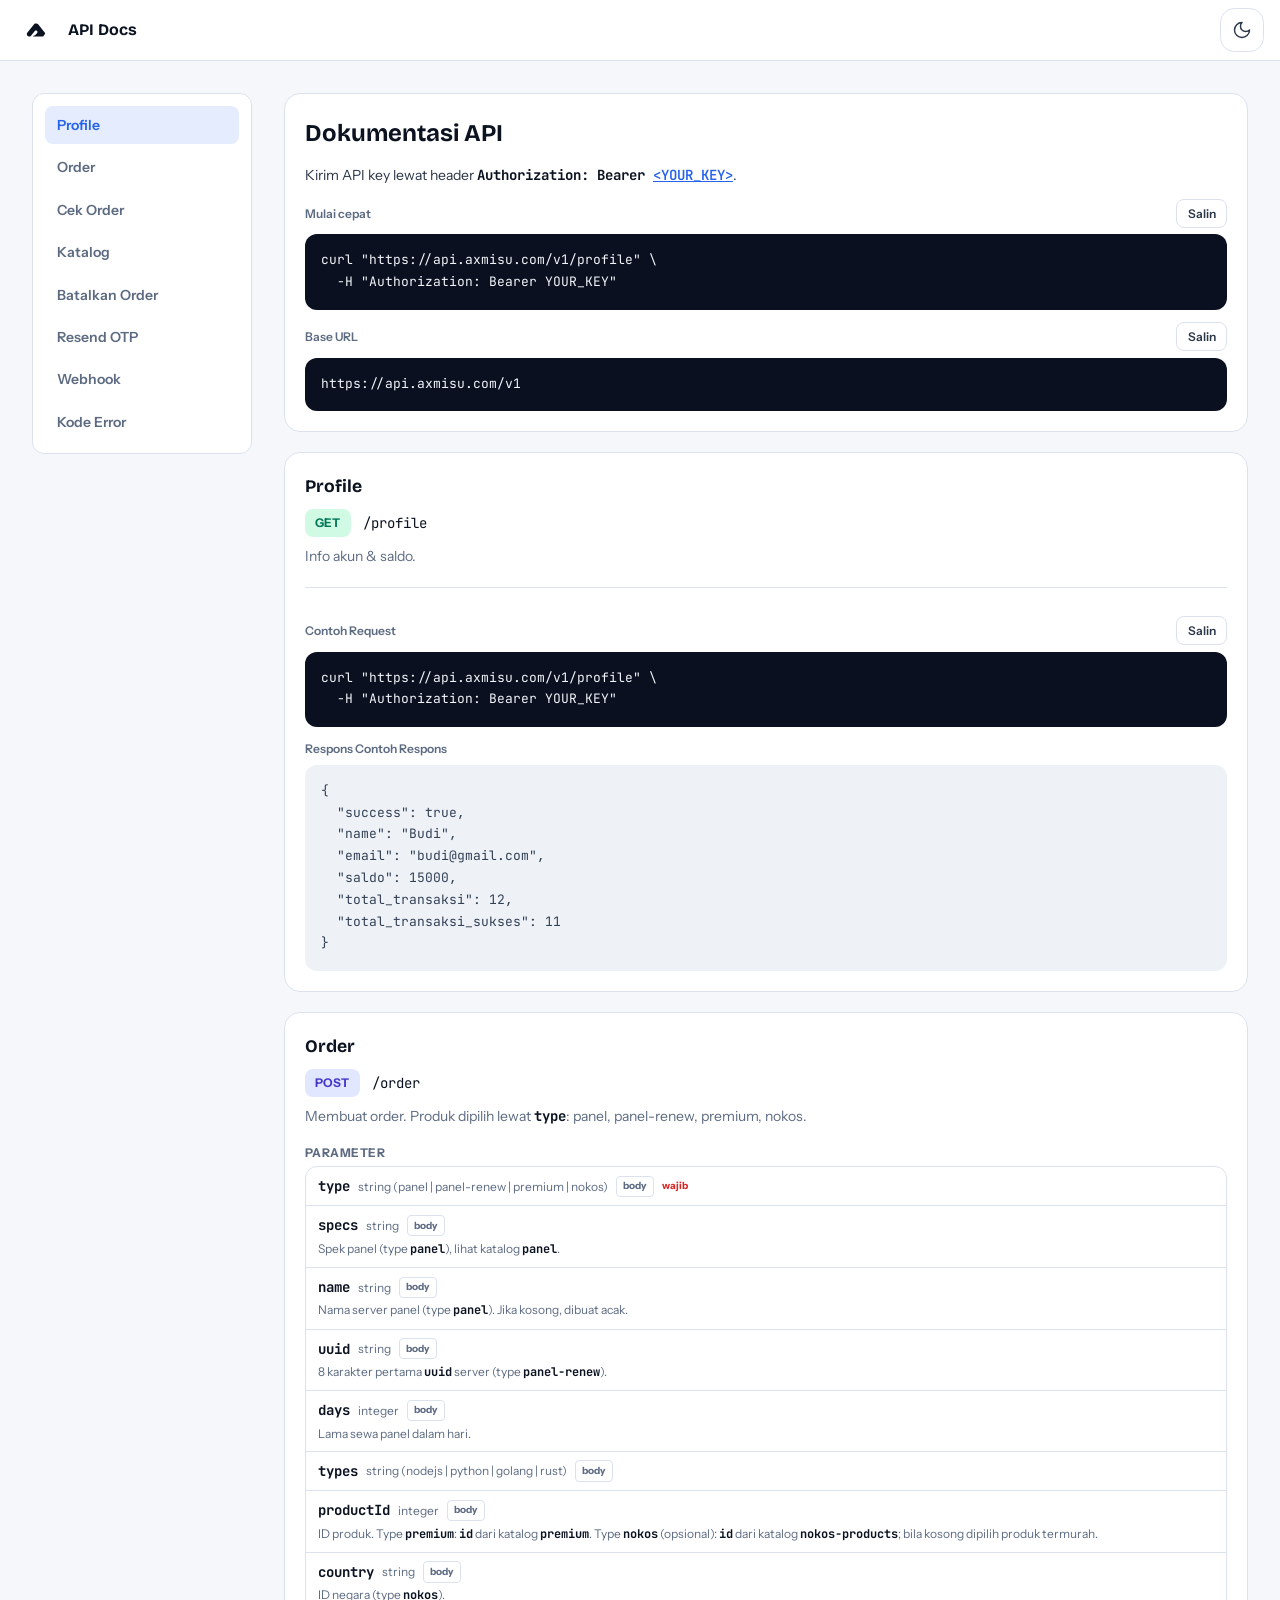
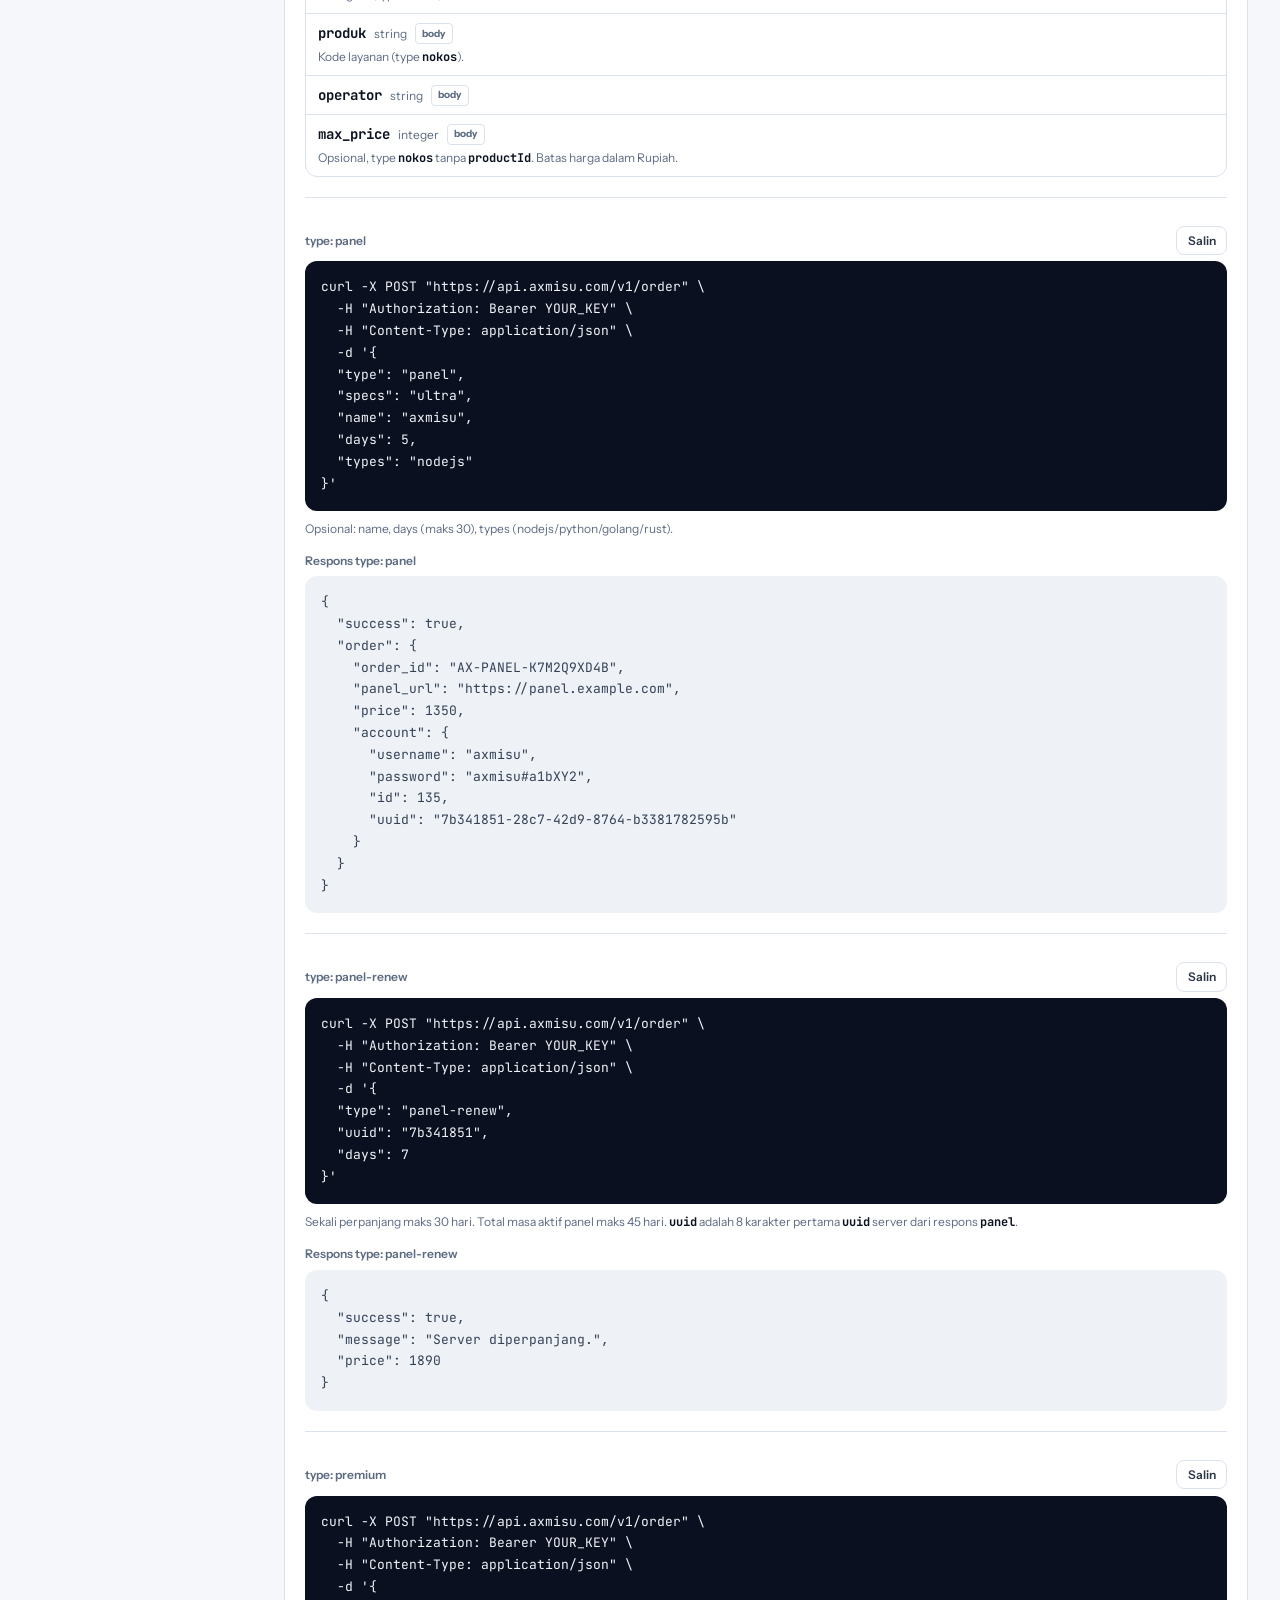
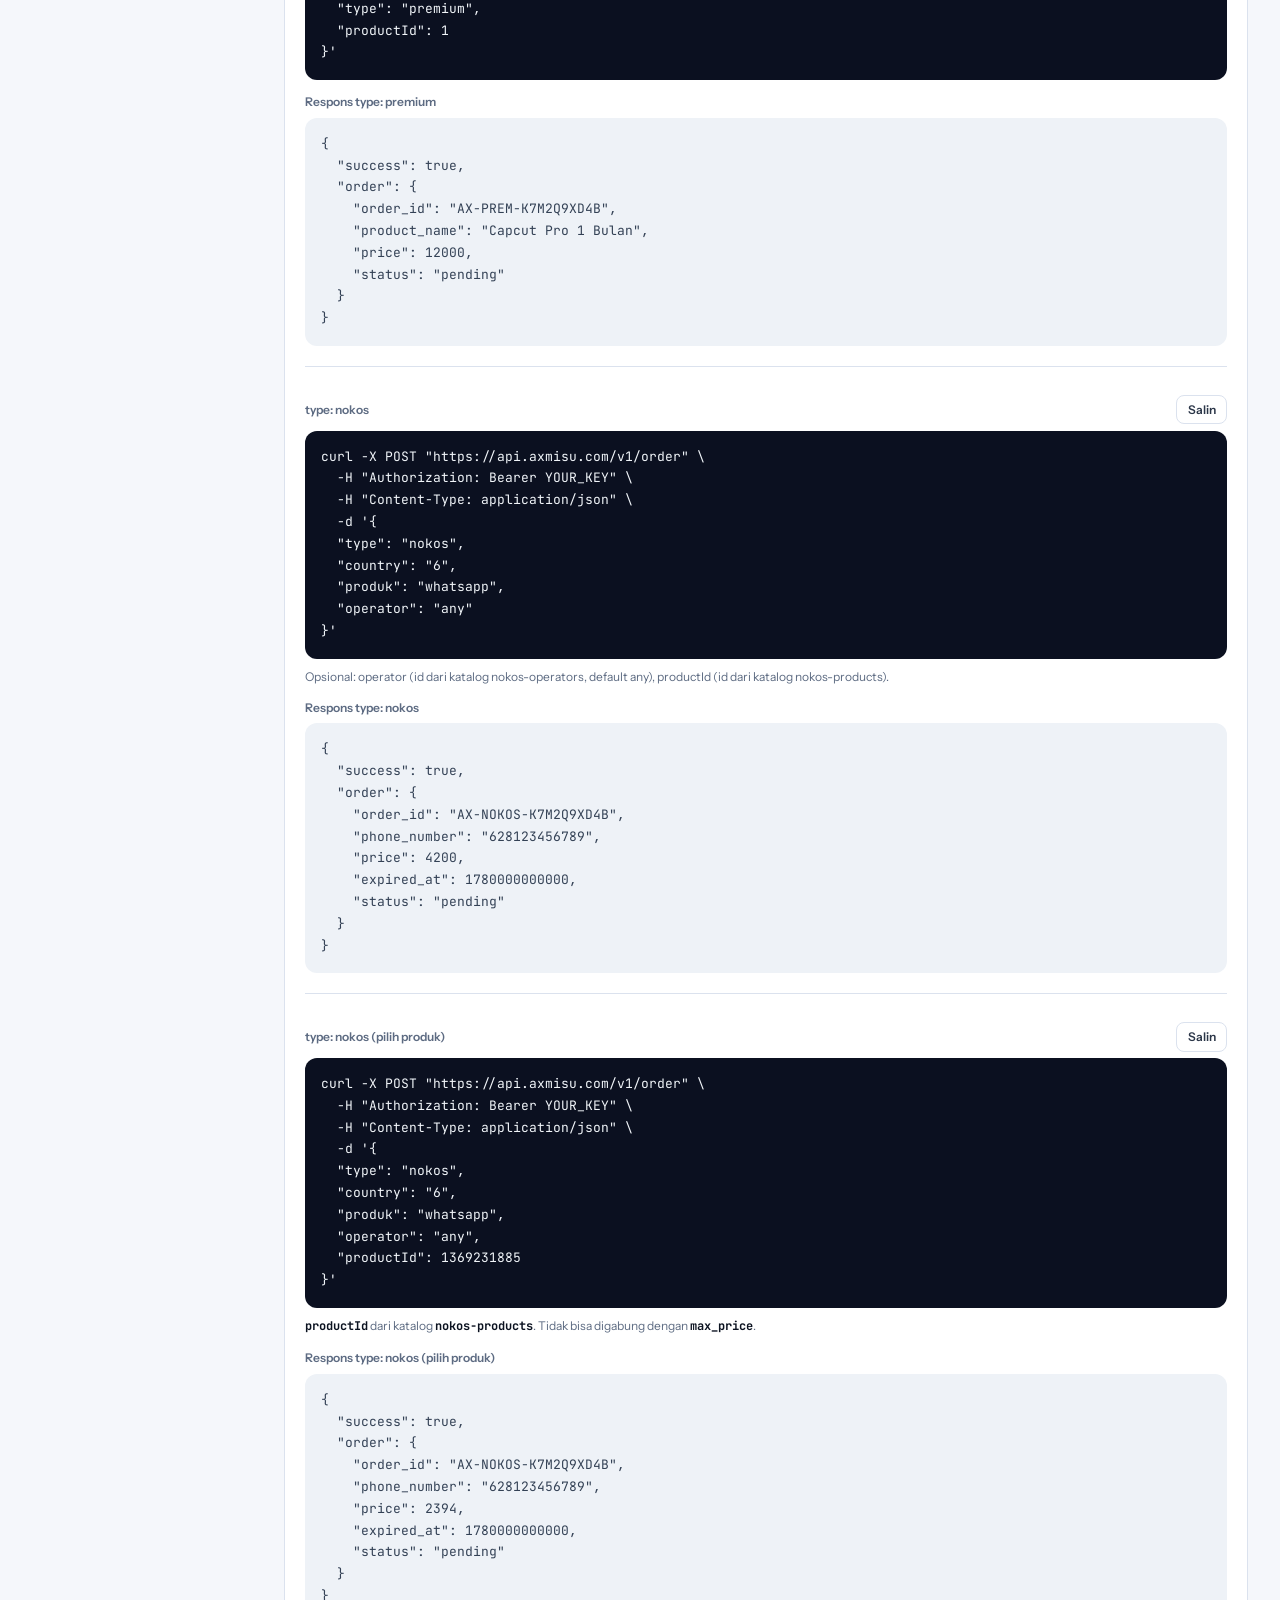
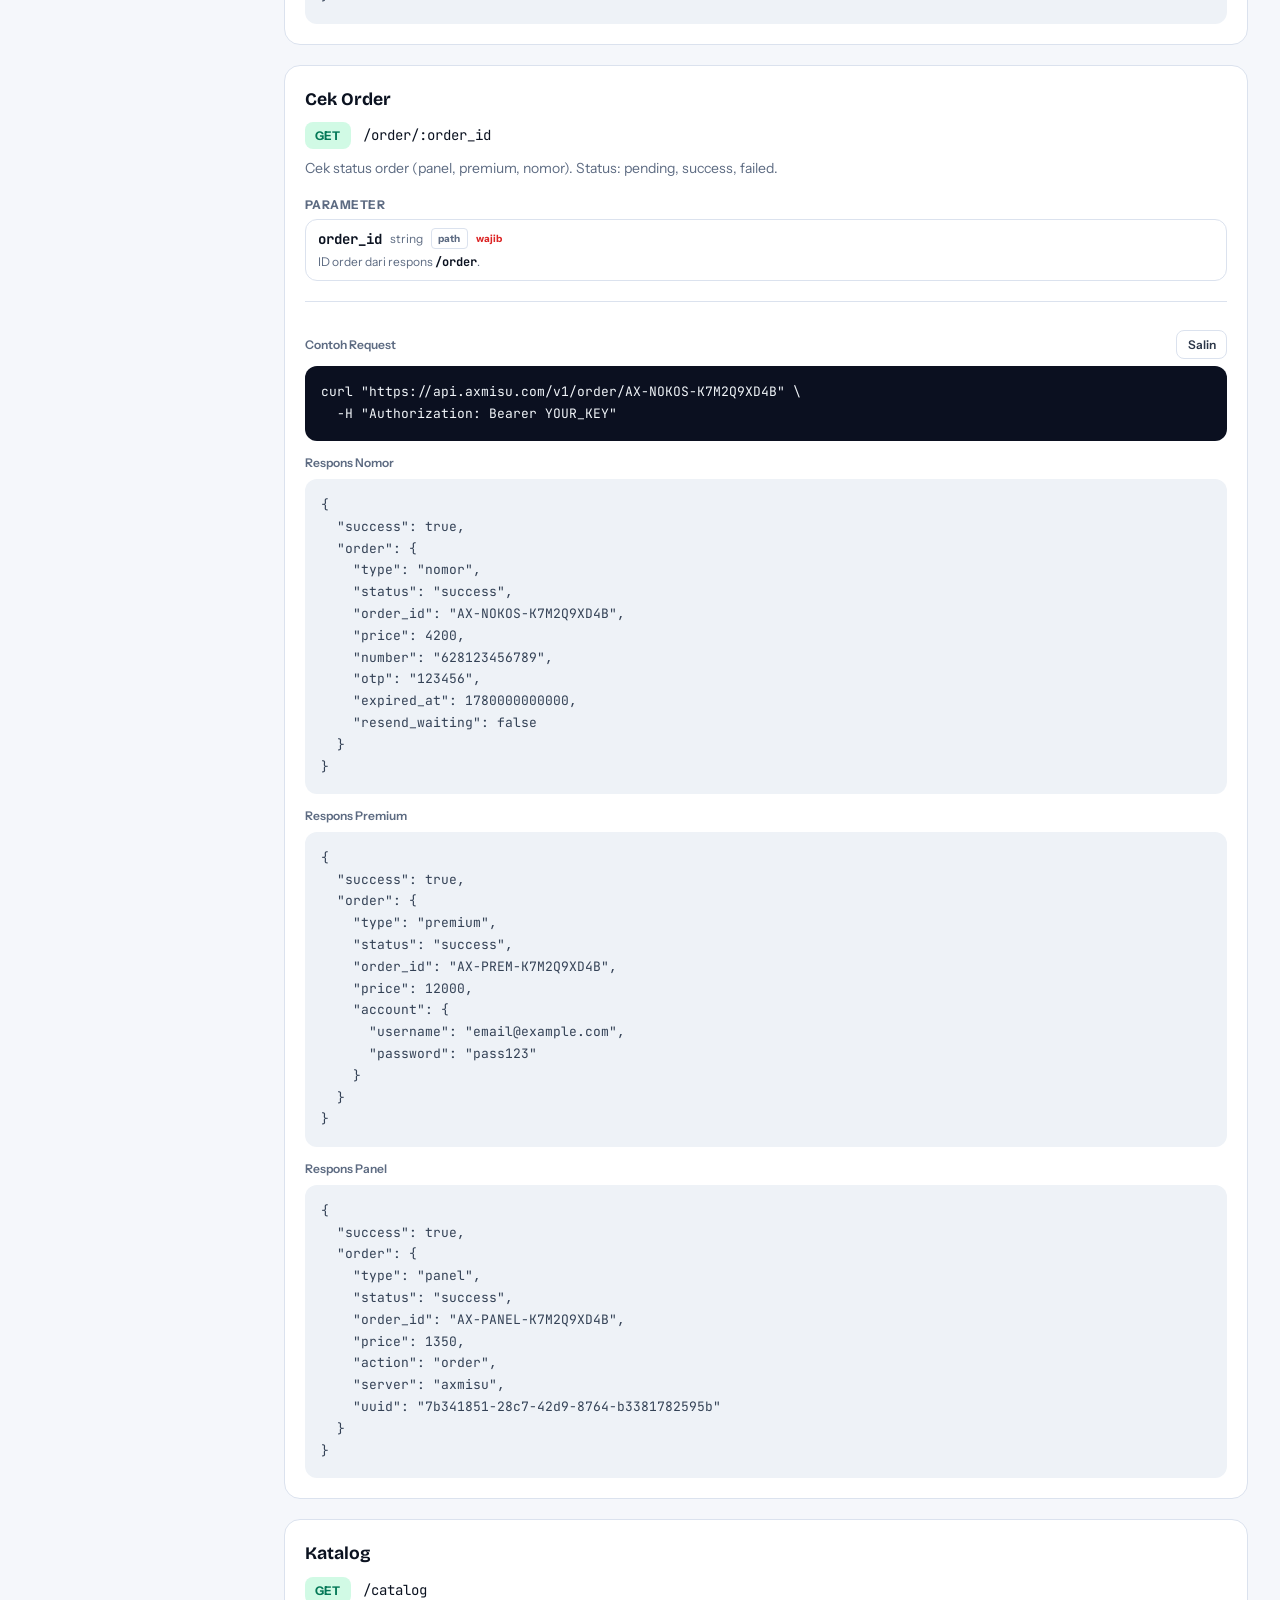
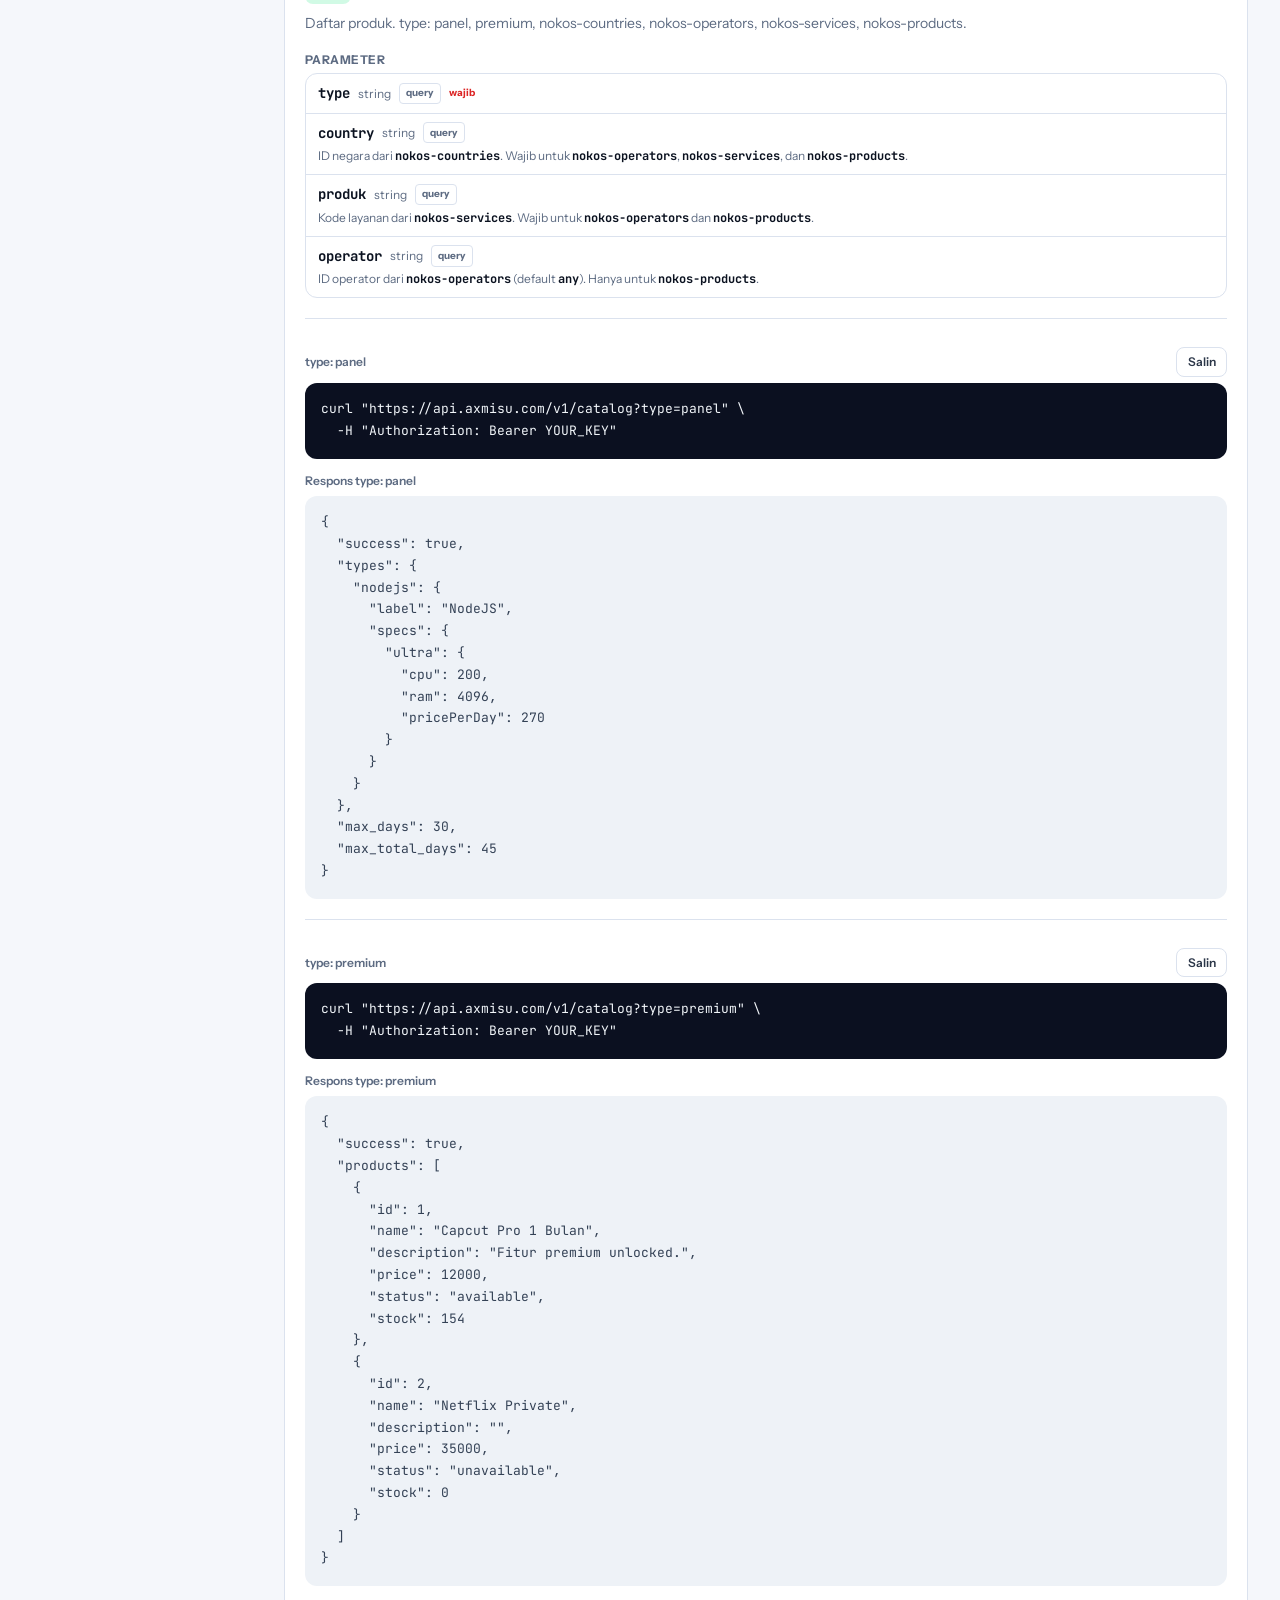
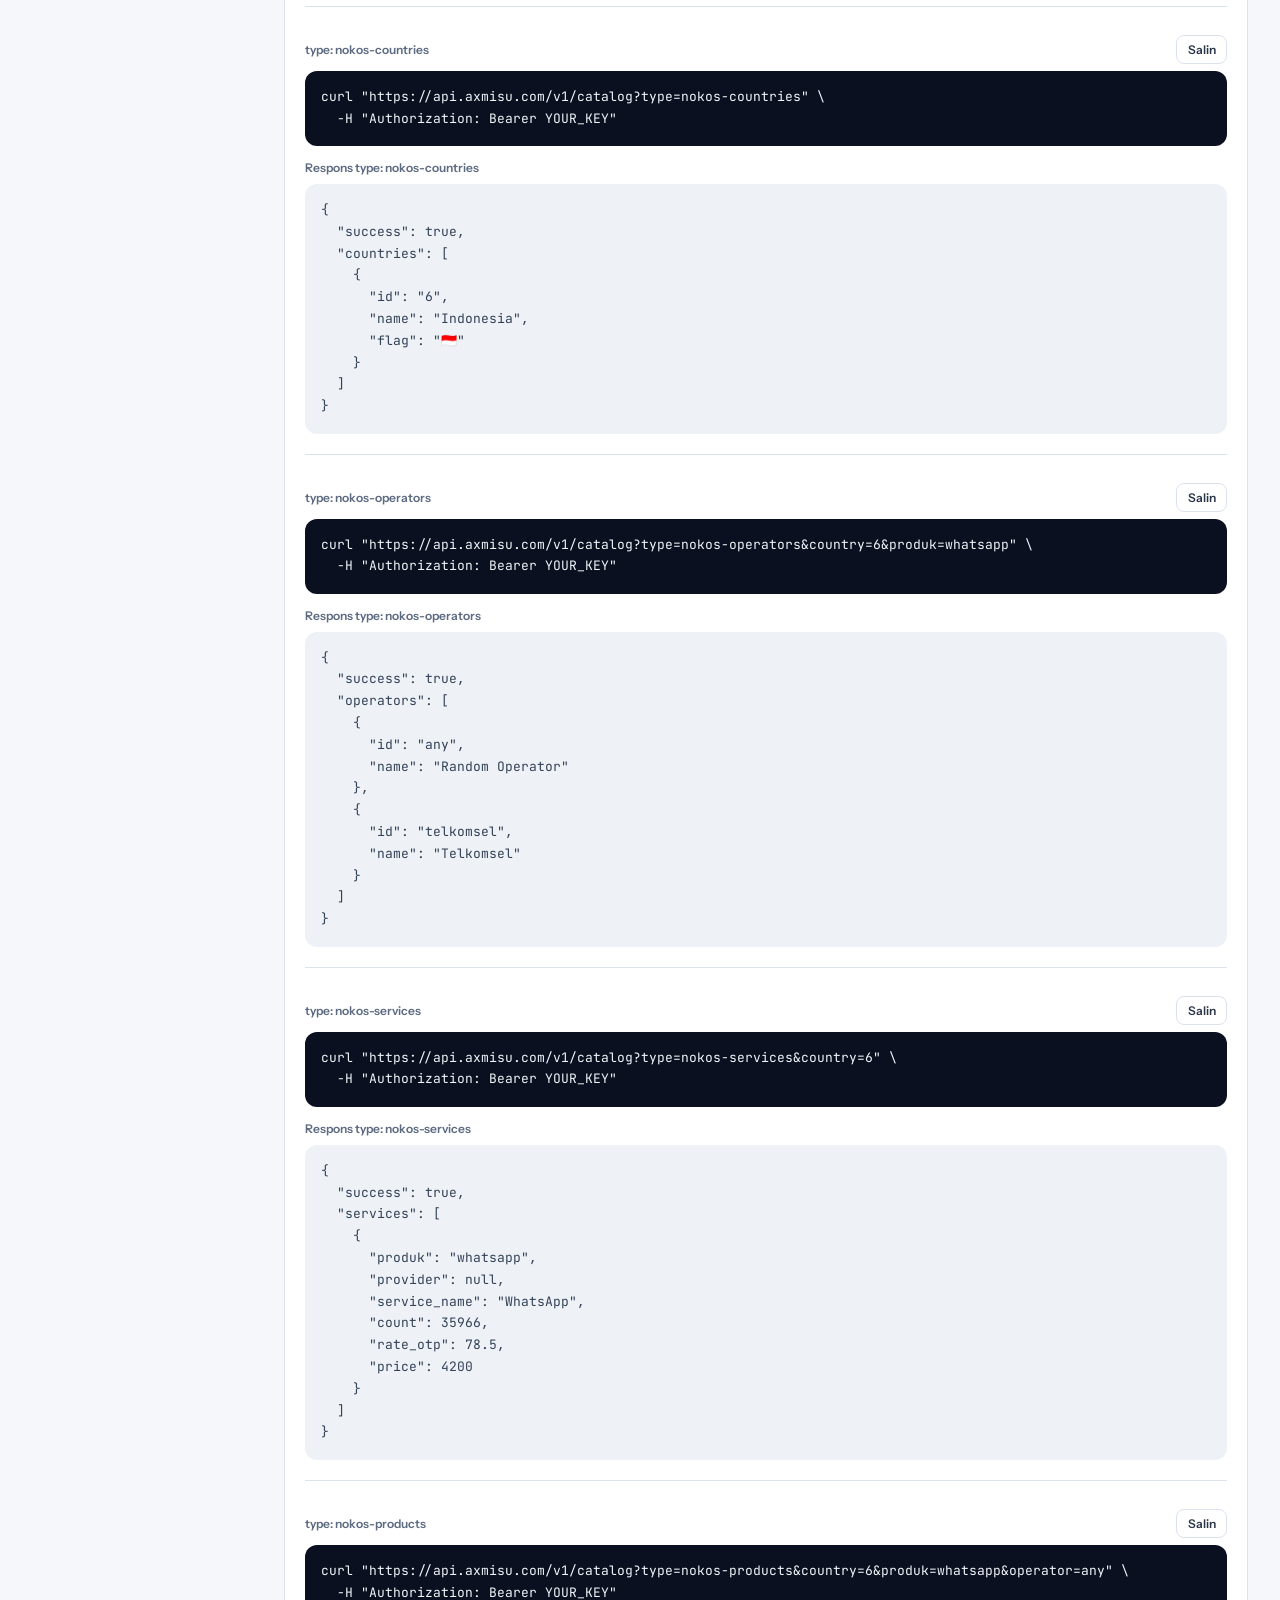
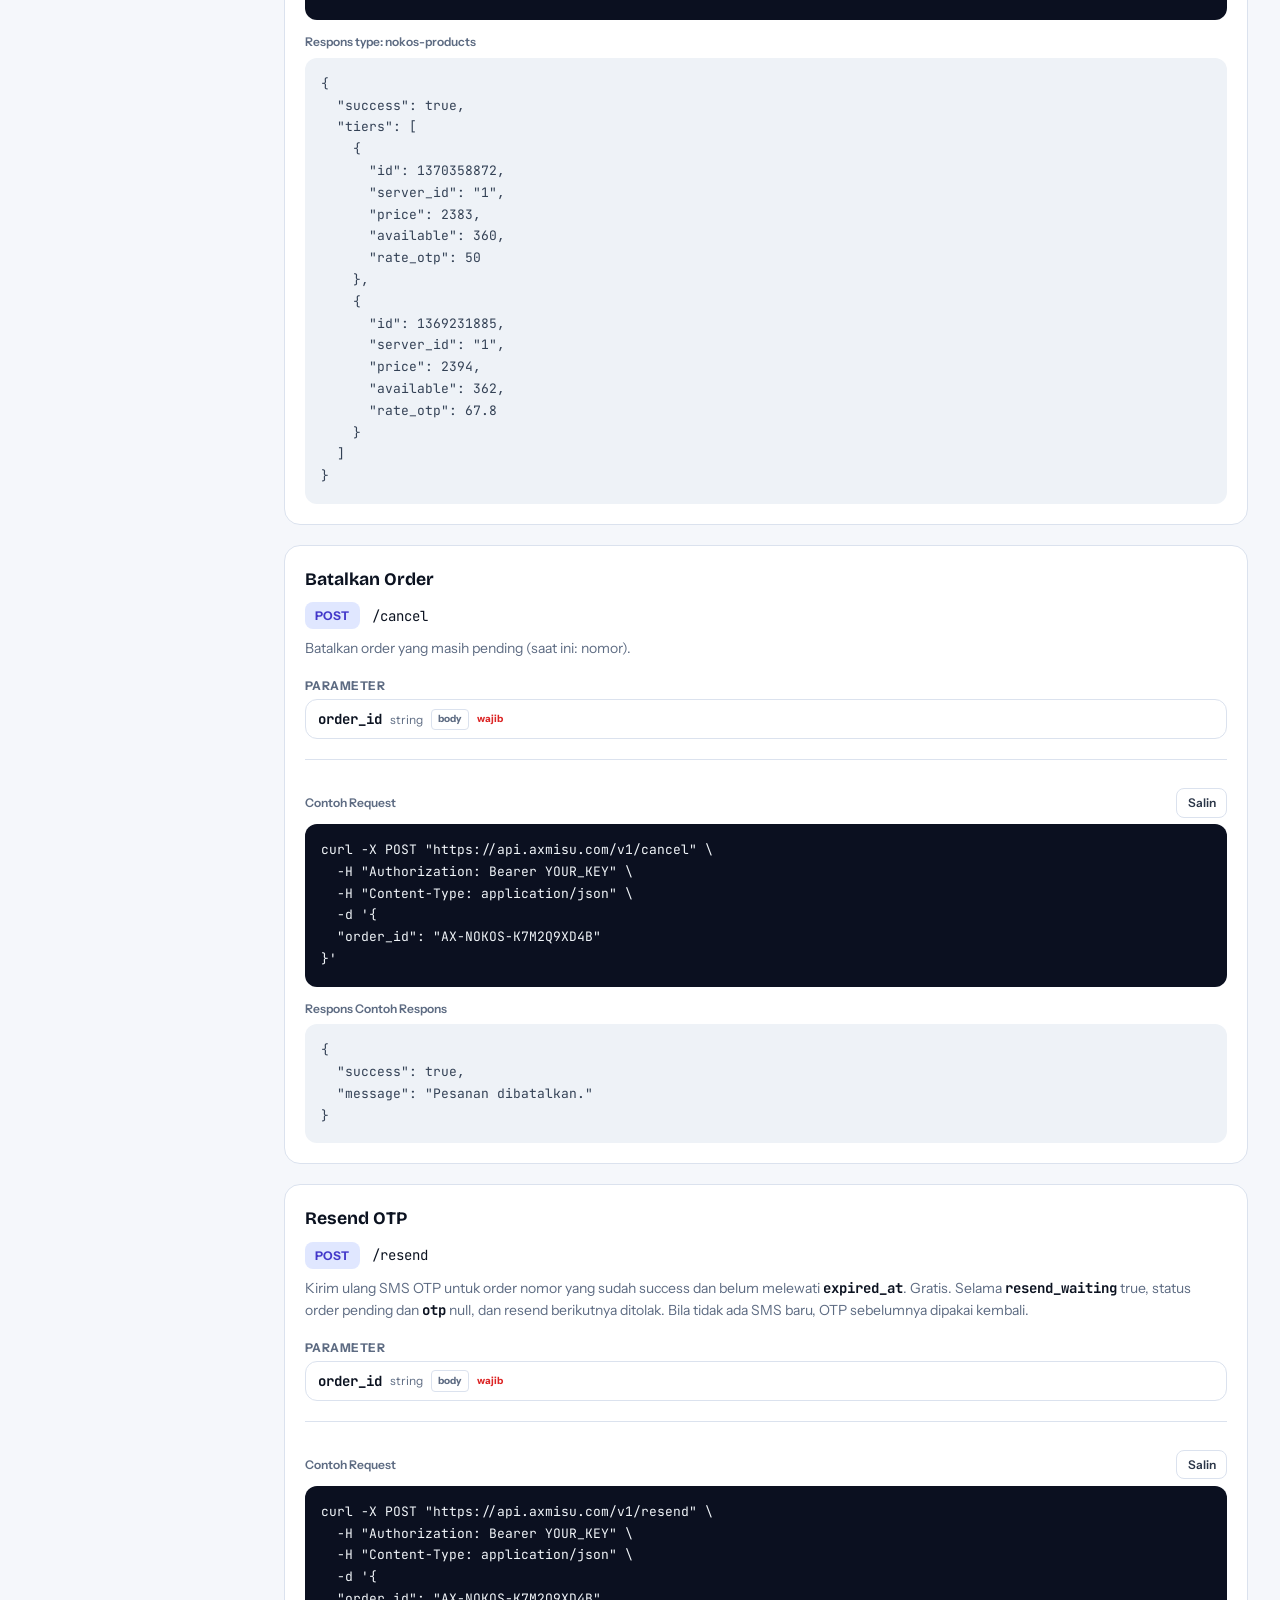
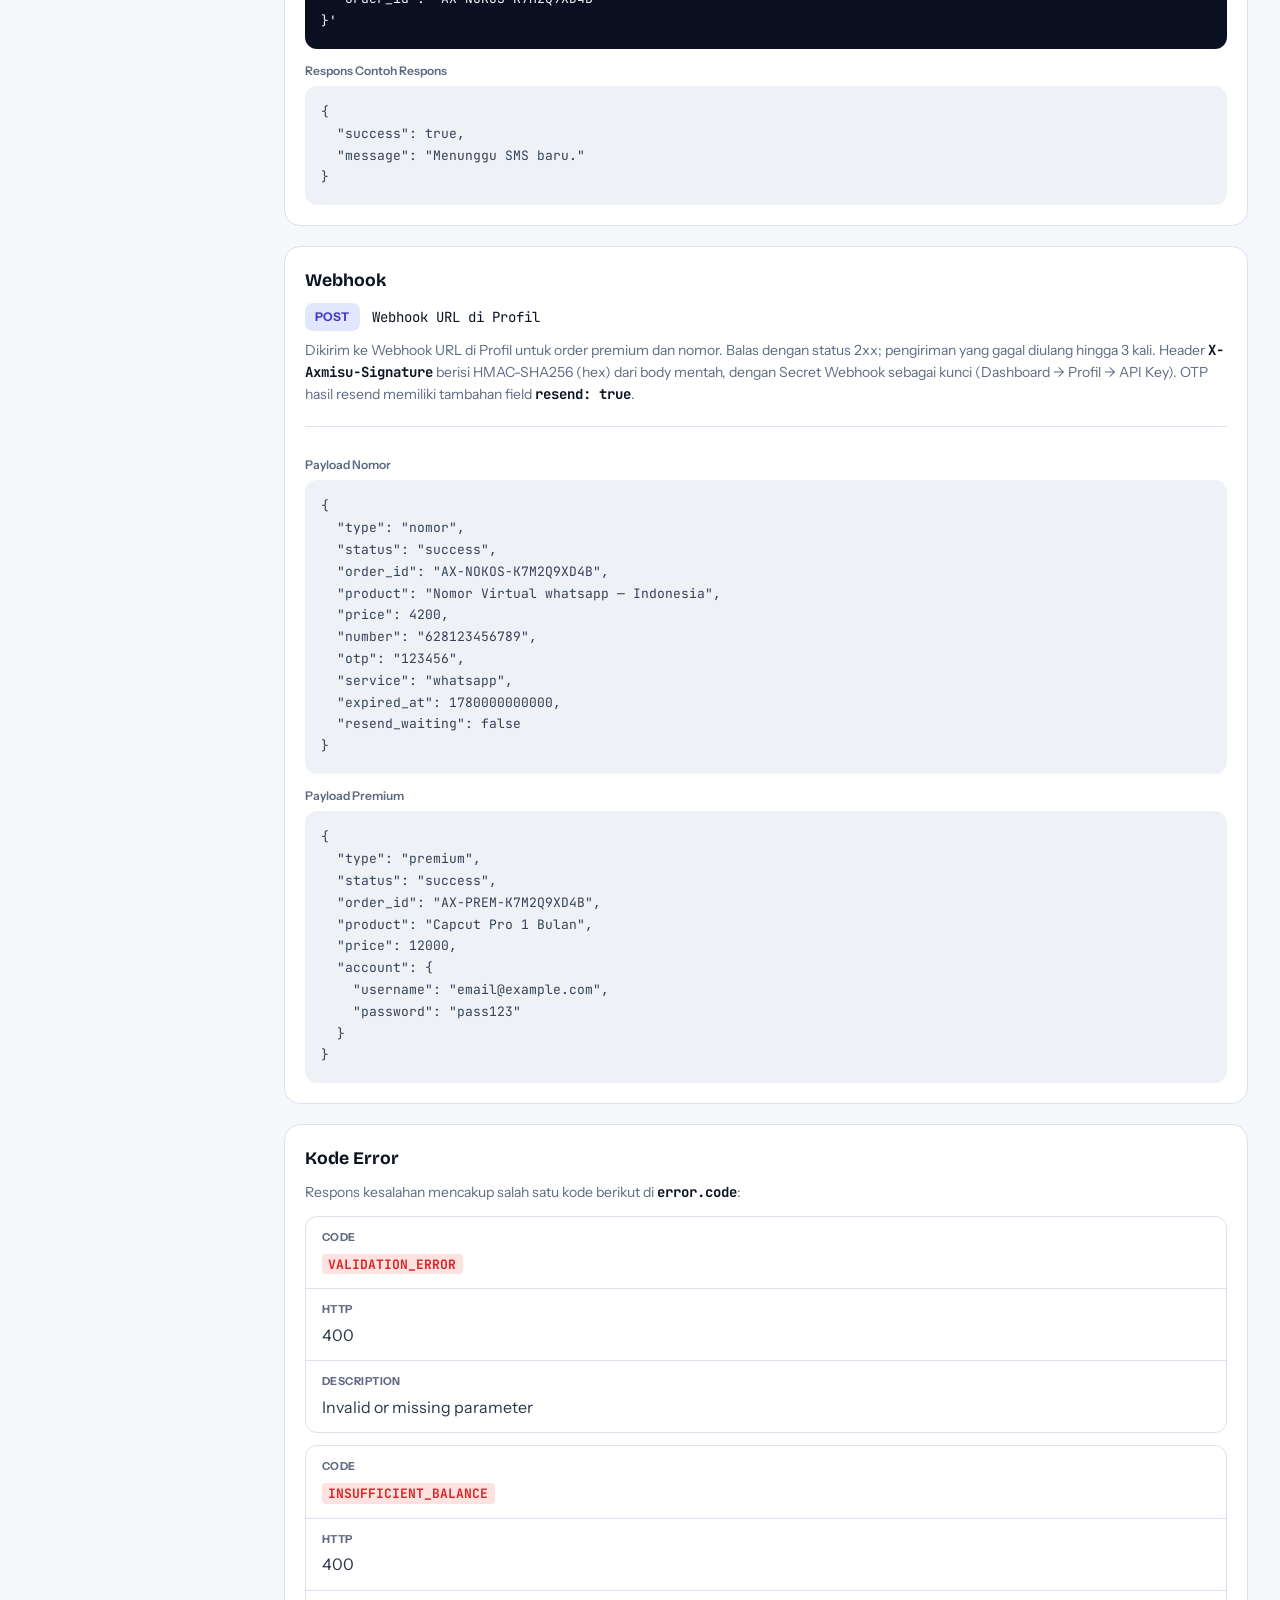
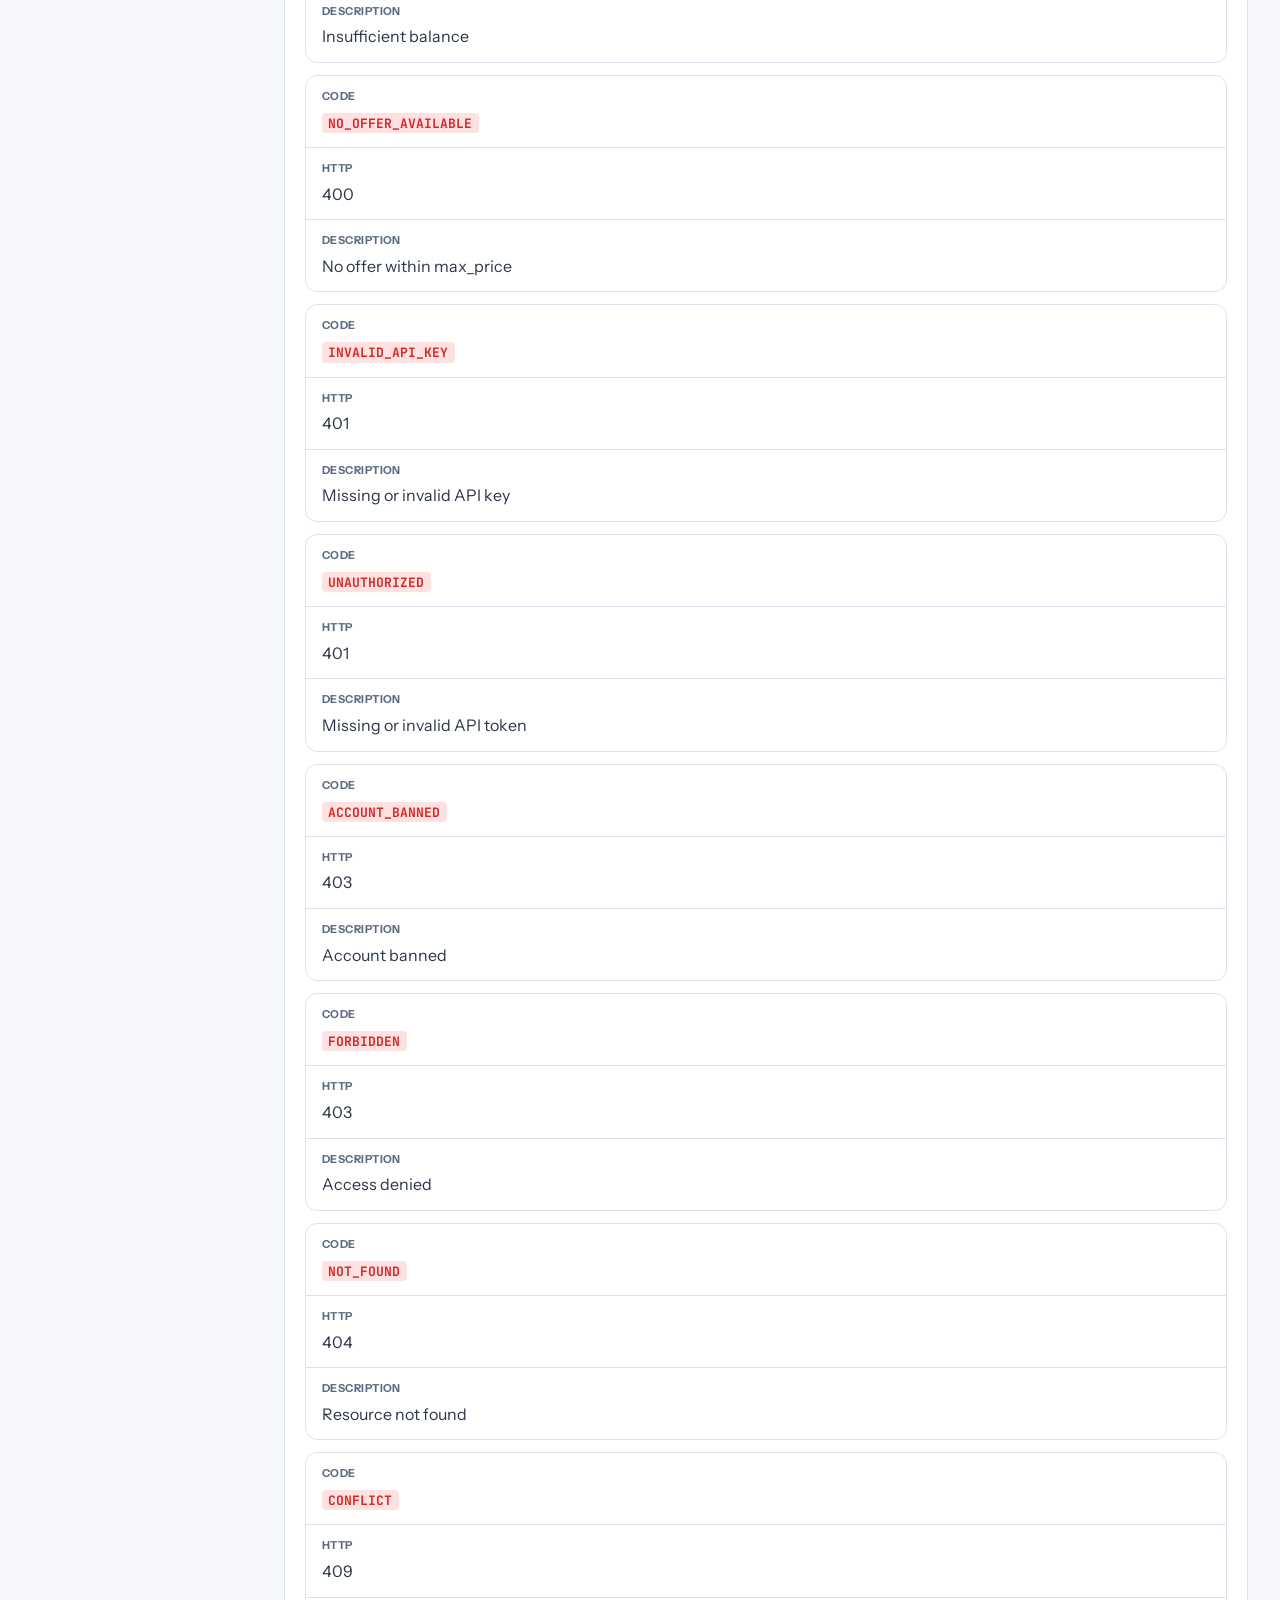
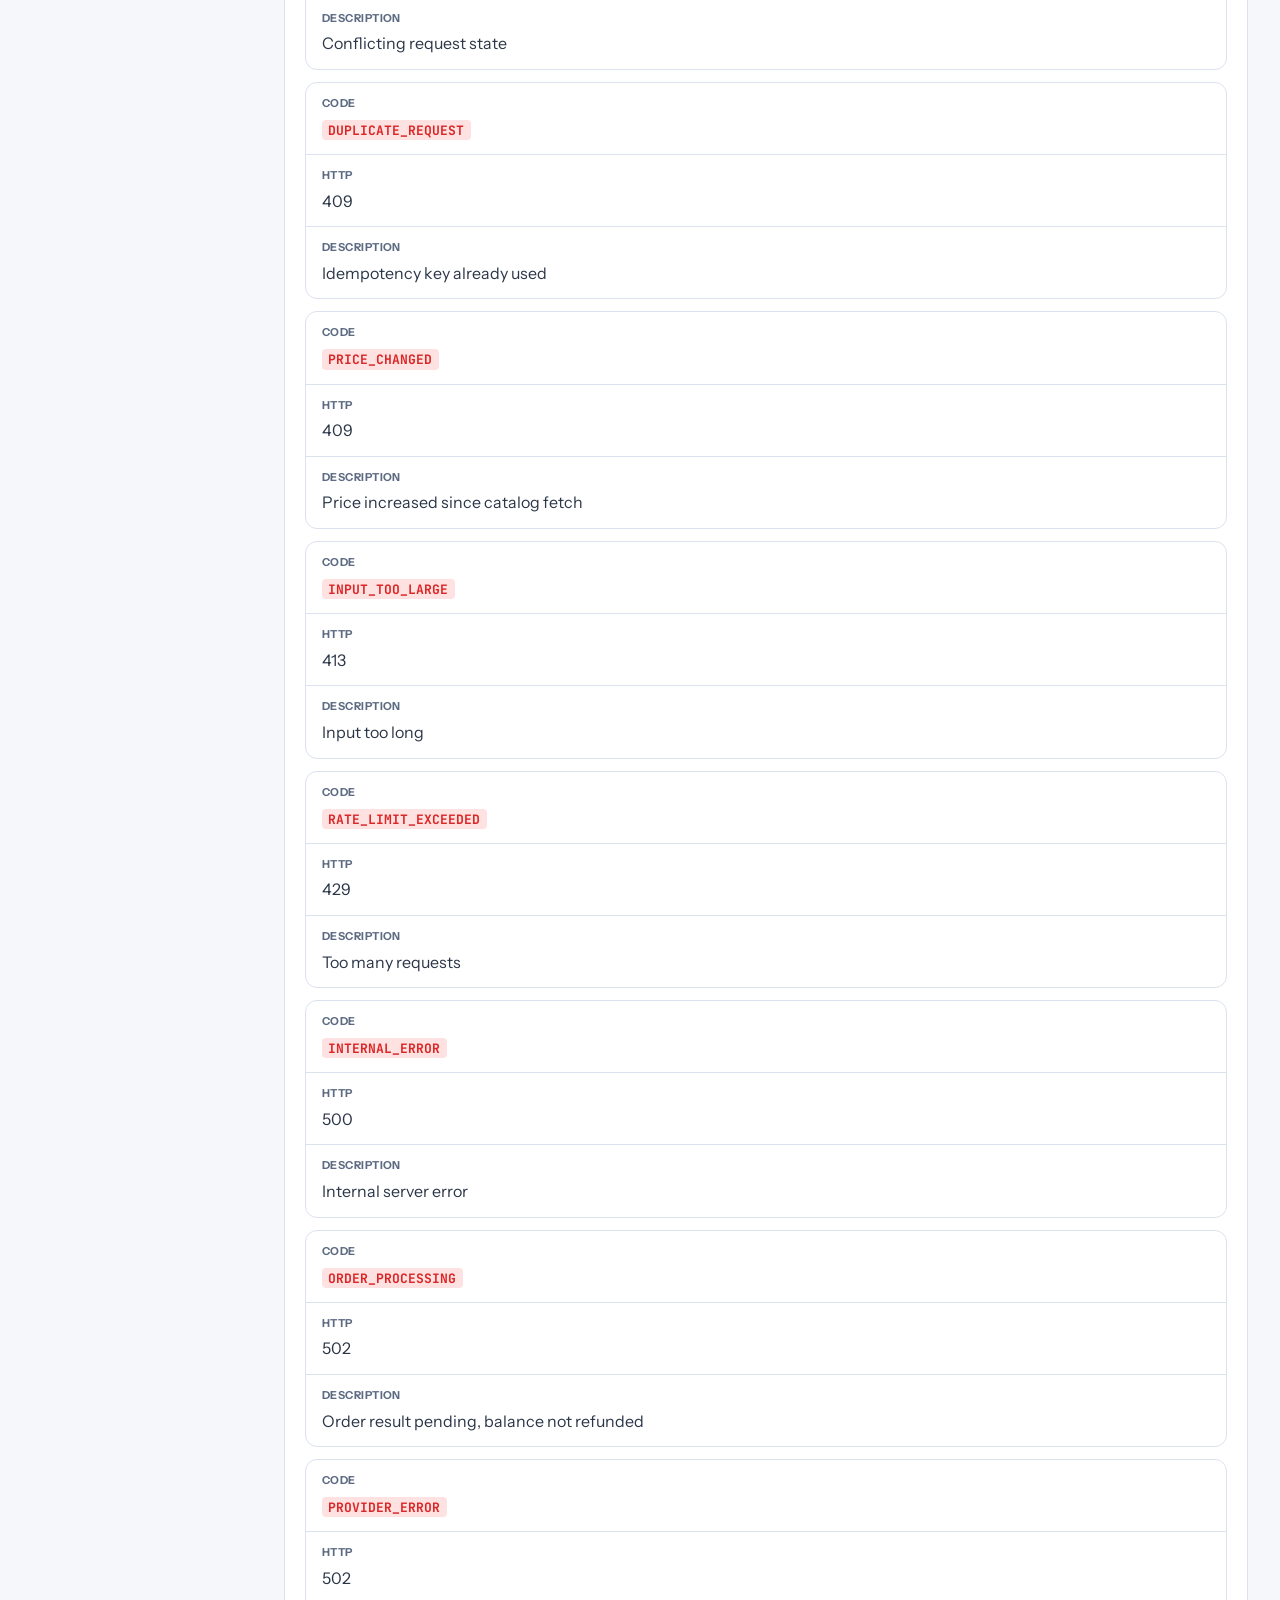
<file: docs.html>
<!doctype html>
<html lang="id">

<head>
  <meta charset="UTF-8" />
  <meta name="viewport" content="width=device-width, initial-scale=1.0, viewport-fit=cover" />
  <title>Dokumentasi API — Axmisu</title>
  <meta name="description"
    content="Dokumentasi API Axmisu: panel, akun premium, nomor virtual, webhook, cek saldo, dan daftar kode error untuk integrasi." />
  <meta name="robots" content="index, follow" />
  <link rel="canonical" href="https://axmisu.com/docs" />
  <meta property="og:title" content="Dokumentasi API — Axmisu" />
  <meta property="og:description"
    content="Dokumentasi API Axmisu: panel, akun premium, nomor virtual, webhook, cek saldo, dan daftar kode error untuk integrasi." />
  <meta property="og:url" content="https://axmisu.com/docs" />
  <meta property="og:image" content="https://axmisu.com/axmisu.png" />
  <meta property="og:type" content="website" />
  <link rel="icon" href="/favicon.ico" sizes="any" />
  <link rel="icon" type="image/png" sizes="32x32" href="/icons/icon-32.png" />
  <link rel="preconnect" href="https://api.axmisu.com" />
  <link rel="preconnect" href="https://fonts.googleapis.com" />
  <link rel="preconnect" href="https://fonts.gstatic.com" crossorigin />
  <link rel="stylesheet"
    href="https://fonts.googleapis.com/css2?family=Bricolage+Grotesque:opsz,wght@12..96,600;12..96,700&family=Instrument+Sans:wght@400;500;600&family=JetBrains+Mono:wght@400;500&display=swap" />
  <link rel="stylesheet" href="/page.css" />
  <script>
    (() => {
      const saved = localStorage.getItem('ax-theme')
      const dark = saved ? saved === 'dark' : matchMedia('(prefers-color-scheme: dark)').matches
      document.documentElement.dataset.theme = dark ? 'dark' : 'light'
    })()
  </script>
</head>

<body>
  <header class="top">
    <a href="/" class="logo" aria-label="Axmisu"><svg aria-hidden="true">
        <use href="/icons/common.svg#ax-logo" />
      </svg></a>
    <div class="title">API Docs</div>
    <button type="button" class="icon-btn" id="theme" aria-label="Ganti tema"><svg aria-hidden="true">
        <use href="/icons/common.svg#ax-moon" />
      </svg></button>
    <button type="button" class="icon-btn menu-btn" id="menu" aria-label="Menu"><svg viewBox="0 0 24 24" fill="none"
        stroke="currentColor" stroke-width="1.75" stroke-linecap="round" aria-hidden="true">
        <path d="M4 7h16M4 12h16M4 17h16" />
      </svg></button>
  </header>

  <div class="drawer-shade" id="shade"></div>
  <aside class="drawer">
    <div class="drawer-title">Navigasi API</div>
    <nav class="docs-nav" id="nav-mobile"></nav>
  </aside>

  <div class="docs-grid">
    <aside class="docs-side">
      <nav class="docs-nav" id="nav-desktop"></nav>
    </aside>
    <main id="main" style="min-width:0"></main>
  </div>

  <script>
    const API = 'https://api.axmisu.com'
    const SPEC = {"openapi":"3.1.0","info":{"title":"Axmisu API","version":"1.0.0","summary":"Order panel, aplikasi premium, dan nomor virtual lewat satu API.","description":"API publik Axmisu untuk order panel, premium, dan nomor virtual. Biaya dipotong dari saldo akun.\n\n## Autentikasi\n\nKirim API key lewat header `Authorization: Bearer <API_KEY>`. API key ada di Menu → Profil. Simpan hanya di server.\n\n## Idempotency\n\nOrder lewat API key memakai kunci idempotency otomatis, sehingga request yang diulang tidak memotong saldo dua kali.","contact":{"name":"Admin Axmisu","url":"https://axmisu.com"},"license":{"name":"Proprietary","url":"https://axmisu.com"}},"servers":[{"url":"https://api.axmisu.com/v1","description":"Production"}],"security":[{"bearerAuth":[]}],"tags":[{"name":"Akun","description":"Info akun dan saldo."},{"name":"Order","description":"Buat, cek, batalkan order dan kirim ulang OTP."},{"name":"Katalog","description":"Daftar produk yang bisa dipesan."}],"paths":{"/profile":{"get":{"tags":["Akun"],"operationId":"getProfile","summary":"Profile","description":"Info akun & saldo.","responses":{"200":{"description":"Info akun.","content":{"application/json":{"schema":{"$ref":"#/components/schemas/Profile"},"examples":{"profile":{"summary":"Contoh Respons","value":{"success":true,"name":"Budi","email":"budi@gmail.com","saldo":15000,"total_transaksi":12,"total_transaksi_sukses":11}}}}}},"401":{"$ref":"#/components/responses/Unauthorized"},"429":{"$ref":"#/components/responses/TooManyRequests"},"503":{"$ref":"#/components/responses/Maintenance"}}}},"/order":{"post":{"tags":["Order"],"operationId":"createOrder","summary":"Order","description":"Membuat order. Produk dipilih lewat `type`: panel, panel-renew, premium, nokos.","requestBody":{"required":true,"content":{"application/json":{"schema":{"$ref":"#/components/schemas/OrderRequest"},"examples":{"panel":{"summary":"type: panel","description":"Opsional: name, days (maks 30), types (nodejs/python/golang/rust).","value":{"type":"panel","specs":"ultra","name":"axmisu","days":5,"types":"nodejs"}},"panelRenew":{"summary":"type: panel-renew","description":"Sekali perpanjang maks 30 hari. Total masa aktif panel maks 45 hari. `uuid` adalah 8 karakter pertama `uuid` server dari respons `panel`.","value":{"type":"panel-renew","uuid":"7b341851","days":7}},"premium":{"summary":"type: premium","value":{"type":"premium","productId":1}},"nokos":{"summary":"type: nokos","description":"Opsional: operator (id dari katalog nokos-operators, default any), productId (id dari katalog nokos-products).","value":{"type":"nokos","country":"6","produk":"whatsapp","operator":"any"}},"nokosProduct":{"summary":"type: nokos (pilih produk)","description":"`productId` dari katalog `nokos-products`. Tidak bisa digabung dengan `max_price`.","value":{"type":"nokos","country":"6","produk":"whatsapp","operator":"any","productId":1369231885}}}}}},"responses":{"200":{"description":"Order berhasil.","content":{"application/json":{"schema":{"type":"object","required":["success"],"properties":{"success":{"type":"boolean","const":true},"message":{"type":"string"},"price":{"type":"integer"},"order":{"type":"object","additionalProperties":true}}},"examples":{"panel":{"summary":"Respons type: panel","value":{"success":true,"order":{"order_id":"AX-PANEL-K7M2Q9XD4B","panel_url":"https://panel.example.com","price":1350,"account":{"username":"axmisu","password":"axmisu#a1bXY2","id":135,"uuid":"7b341851-28c7-42d9-8764-b3381782595b"}}}},"panelRenew":{"summary":"Respons type: panel-renew","value":{"success":true,"message":"Server diperpanjang.","price":1890}},"premium":{"summary":"Respons type: premium","value":{"success":true,"order":{"order_id":"AX-PREM-K7M2Q9XD4B","product_name":"Capcut Pro 1 Bulan","price":12000,"status":"pending"}}},"nokos":{"summary":"Respons type: nokos","value":{"success":true,"order":{"order_id":"AX-NOKOS-K7M2Q9XD4B","phone_number":"628123456789","price":4200,"expired_at":1780000000000,"status":"pending"}}},"nokosProduct":{"summary":"Respons type: nokos (pilih produk)","value":{"success":true,"order":{"order_id":"AX-NOKOS-K7M2Q9XD4B","phone_number":"628123456789","price":2394,"expired_at":1780000000000,"status":"pending"}}}}}}},"400":{"$ref":"#/components/responses/BadRequest"},"401":{"$ref":"#/components/responses/Unauthorized"},"409":{"$ref":"#/components/responses/Conflict"},"429":{"$ref":"#/components/responses/TooManyRequests"},"502":{"$ref":"#/components/responses/ProviderError"},"503":{"$ref":"#/components/responses/Maintenance"},"504":{"$ref":"#/components/responses/GatewayTimeout"}}}},"/order/{order_id}":{"get":{"tags":["Order"],"operationId":"getOrder","summary":"Cek Order","description":"Cek status order (panel, premium, nomor). Status: pending, success, failed.","parameters":[{"name":"order_id","in":"path","required":true,"description":"ID order dari respons `/order`.","schema":{"type":"string"},"example":"AX-NOKOS-K7M2Q9XD4B"}],"responses":{"200":{"description":"Detail order.","content":{"application/json":{"schema":{"type":"object","required":["success","order"],"properties":{"success":{"type":"boolean","const":true},"order":{"$ref":"#/components/schemas/OrderStatus"}}},"examples":{"nomor":{"summary":"Respons Nomor","value":{"success":true,"order":{"type":"nomor","status":"success","order_id":"AX-NOKOS-K7M2Q9XD4B","price":4200,"number":"628123456789","otp":"123456","expired_at":1780000000000,"resend_waiting":false}}},"premium":{"summary":"Respons Premium","value":{"success":true,"order":{"type":"premium","status":"success","order_id":"AX-PREM-K7M2Q9XD4B","price":12000,"account":{"username":"email@example.com","password":"pass123"}}}},"panel":{"summary":"Respons Panel","value":{"success":true,"order":{"type":"panel","status":"success","order_id":"AX-PANEL-K7M2Q9XD4B","price":1350,"action":"order","server":"axmisu","uuid":"7b341851-28c7-42d9-8764-b3381782595b"}}}}}}},"401":{"$ref":"#/components/responses/Unauthorized"},"404":{"$ref":"#/components/responses/NotFound"},"429":{"$ref":"#/components/responses/TooManyRequests"}}}},"/catalog":{"get":{"tags":["Katalog"],"operationId":"getCatalog","summary":"Katalog","description":"Daftar produk. type: panel, premium, nokos-countries, nokos-operators, nokos-services, nokos-products.","x-request-examples":[{"summary":"type: panel","query":{"type":"panel"},"example":"panel"},{"summary":"type: premium","query":{"type":"premium"},"example":"premium"},{"summary":"type: nokos-countries","query":{"type":"nokos-countries"},"example":"nokosCountries"},{"summary":"type: nokos-operators","query":{"type":"nokos-operators","country":6,"produk":"whatsapp"},"example":"nokosOperators"},{"summary":"type: nokos-services","query":{"type":"nokos-services","country":6},"example":"nokosServices"},{"summary":"type: nokos-products","query":{"type":"nokos-products","country":6,"produk":"whatsapp","operator":"any"},"example":"nokosProducts"}],"parameters":[{"name":"type","in":"query","required":true,"schema":{"type":"string","enum":["panel","premium","nokos-countries","nokos-operators","nokos-services","nokos-products"]}},{"name":"country","in":"query","description":"ID negara dari `nokos-countries`. Wajib untuk `nokos-operators`, `nokos-services`, dan `nokos-products`.","schema":{"type":"string"}},{"name":"produk","in":"query","description":"Kode layanan dari `nokos-services`. Wajib untuk `nokos-operators` dan `nokos-products`.","schema":{"type":"string"}},{"name":"operator","in":"query","description":"ID operator dari `nokos-operators` (default `any`). Hanya untuk `nokos-products`.","schema":{"type":"string","default":"any"}}],"responses":{"200":{"description":"Daftar produk sesuai `type`.","content":{"application/json":{"schema":{"type":"object","required":["success"],"properties":{"success":{"type":"boolean","const":true}},"additionalProperties":true},"examples":{"panel":{"summary":"Respons type: panel","value":{"success":true,"types":{"nodejs":{"label":"NodeJS","specs":{"ultra":{"cpu":200,"ram":4096,"pricePerDay":270}}}},"max_days":30,"max_total_days":45}},"premium":{"summary":"Respons type: premium","value":{"success":true,"products":[{"id":1,"name":"Capcut Pro 1 Bulan","description":"Fitur premium unlocked.","price":12000,"status":"available","stock":154},{"id":2,"name":"Netflix Private","description":"","price":35000,"status":"unavailable","stock":0}]}},"nokosCountries":{"summary":"Respons type: nokos-countries","value":{"success":true,"countries":[{"id":"6","name":"Indonesia","flag":"🇮🇩"}]}},"nokosOperators":{"summary":"Respons type: nokos-operators","value":{"success":true,"operators":[{"id":"any","name":"Random Operator"},{"id":"telkomsel","name":"Telkomsel"}]}},"nokosServices":{"summary":"Respons type: nokos-services","value":{"success":true,"services":[{"produk":"whatsapp","provider":null,"service_name":"WhatsApp","count":35966,"rate_otp":78.5,"price":4200}]}},"nokosProducts":{"summary":"Respons type: nokos-products","description":"","value":{"success":true,"tiers":[{"id":1370358872,"server_id":"1","price":2383,"available":360,"rate_otp":50},{"id":1369231885,"server_id":"1","price":2394,"available":362,"rate_otp":67.8}]}}}}}},"400":{"$ref":"#/components/responses/BadRequest"},"401":{"$ref":"#/components/responses/Unauthorized"},"429":{"$ref":"#/components/responses/TooManyRequests"}}}},"/cancel":{"post":{"tags":["Order"],"operationId":"cancelOrder","summary":"Batalkan Order","description":"Batalkan order yang masih pending (saat ini: nomor).","requestBody":{"required":true,"content":{"application/json":{"schema":{"$ref":"#/components/schemas/OrderRef"},"examples":{"cancel":{"summary":"Contoh Request","value":{"order_id":"AX-NOKOS-K7M2Q9XD4B"}}}}}},"responses":{"200":{"description":"Order dibatalkan.","content":{"application/json":{"schema":{"$ref":"#/components/schemas/MessageResult"},"examples":{"cancel":{"summary":"Contoh Respons","value":{"success":true,"message":"Pesanan dibatalkan."}}}}}},"400":{"$ref":"#/components/responses/BadRequest"},"401":{"$ref":"#/components/responses/Unauthorized"},"404":{"$ref":"#/components/responses/NotFound"},"429":{"$ref":"#/components/responses/TooManyRequests"}}}},"/resend":{"post":{"tags":["Order"],"operationId":"resendOtp","summary":"Resend OTP","description":"Kirim ulang SMS OTP untuk order nomor yang sudah success dan belum melewati `expired_at`. Gratis. Selama `resend_waiting` true, status order pending dan `otp` null, dan resend berikutnya ditolak. Bila tidak ada SMS baru, OTP sebelumnya dipakai kembali.","requestBody":{"required":true,"content":{"application/json":{"schema":{"$ref":"#/components/schemas/OrderRef"},"examples":{"resend":{"summary":"Contoh Request","value":{"order_id":"AX-NOKOS-K7M2Q9XD4B"}}}}}},"responses":{"200":{"description":"Menunggu SMS baru.","content":{"application/json":{"schema":{"$ref":"#/components/schemas/MessageResult"},"examples":{"resend":{"summary":"Contoh Respons","value":{"success":true,"message":"Menunggu SMS baru."}}}}}},"400":{"$ref":"#/components/responses/BadRequest"},"401":{"$ref":"#/components/responses/Unauthorized"},"404":{"$ref":"#/components/responses/NotFound"},"429":{"$ref":"#/components/responses/TooManyRequests"}}}}},"webhooks":{"orderEvent":{"post":{"tags":["Order"],"operationId":"orderWebhook","summary":"Webhook","description":"Dikirim ke Webhook URL di Profil untuk order premium dan nomor. Balas dengan status 2xx; pengiriman yang gagal diulang hingga 3 kali. Header `X-Axmisu-Signature` berisi HMAC-SHA256 (hex) dari body mentah, dengan Secret Webhook sebagai kunci (Dashboard → Profil → API Key). OTP hasil resend memiliki tambahan field `resend: true`.","security":[],"parameters":[{"name":"X-Axmisu-Signature","in":"header","required":true,"description":"HMAC-SHA256 (hex) dari body mentah.","schema":{"type":"string"}}],"requestBody":{"required":true,"content":{"application/json":{"schema":{"$ref":"#/components/schemas/WebhookPayload"},"examples":{"nomor":{"summary":"Payload Nomor","value":{"type":"nomor","status":"success","order_id":"AX-NOKOS-K7M2Q9XD4B","product":"Nomor Virtual whatsapp — Indonesia","price":4200,"number":"628123456789","otp":"123456","service":"whatsapp","expired_at":1780000000000,"resend_waiting":false}},"premium":{"summary":"Payload Premium","value":{"type":"premium","status":"success","order_id":"AX-PREM-K7M2Q9XD4B","product":"Capcut Pro 1 Bulan","price":12000,"account":{"username":"email@example.com","password":"pass123"}}}}}}},"responses":{"200":{"description":"Webhook diterima. Balas status 2xx apa pun."}}}}},"components":{"securitySchemes":{"bearerAuth":{"type":"http","scheme":"bearer","description":"Header `Authorization: Bearer <API_KEY>`."}},"schemas":{"Profile":{"type":"object","required":["success","name","email","saldo"],"properties":{"success":{"type":"boolean","const":true},"name":{"type":"string"},"email":{"type":"string","format":"email"},"saldo":{"type":"integer","description":"Saldo dalam Rupiah."},"total_transaksi":{"type":"integer"},"total_transaksi_sukses":{"type":"integer"}}},"OrderRequest":{"type":"object","required":["type"],"properties":{"type":{"type":"string","enum":["panel","panel-renew","premium","nokos"]},"specs":{"type":"string","description":"Spek panel (type `panel`), lihat katalog `panel`."},"name":{"type":"string","description":"Nama server panel (type `panel`). Jika kosong, dibuat acak."},"uuid":{"type":"string","description":"8 karakter pertama `uuid` server (type `panel-renew`).","example":"7b341851"},"days":{"type":"integer","minimum":1,"maximum":30,"description":"Lama sewa panel dalam hari."},"types":{"type":"string","enum":["nodejs","python","golang","rust"]},"productId":{"type":"integer","description":"ID produk. Type `premium`: `id` dari katalog `premium`. Type `nokos` (opsional): `id` dari katalog `nokos-products`; bila kosong dipilih produk termurah."},"country":{"type":"string","description":"ID negara (type `nokos`)."},"produk":{"type":"string","description":"Kode layanan (type `nokos`)."},"operator":{"type":"string","default":"any"},"max_price":{"type":"integer","minimum":1,"description":"Opsional, type `nokos` tanpa `productId`. Batas harga dalam Rupiah."}}},"OrderRef":{"type":"object","required":["order_id"],"properties":{"order_id":{"type":"string","examples":["AX-NOKOS-K7M2Q9XD4B"]}}},"OrderStatus":{"type":"object","required":["type","status","order_id","price"],"properties":{"type":{"type":"string","enum":["nomor","premium","panel"]},"status":{"type":"string","enum":["pending","success","failed"]},"order_id":{"type":"string"},"price":{"type":"integer"},"number":{"type":"string"},"otp":{"type":["string","null"]},"expired_at":{"type":"integer","description":"Epoch milidetik."},"resend_waiting":{"type":"boolean"},"account":{"type":"object","additionalProperties":true},"action":{"type":"string"},"server":{"type":"string"},"uuid":{"type":"string"}}},"WebhookPayload":{"type":"object","required":["type","status","order_id"],"properties":{"type":{"type":"string","enum":["nomor","premium"]},"status":{"type":"string"},"order_id":{"type":"string"},"product":{"type":"string"},"price":{"type":"integer"},"number":{"type":"string"},"otp":{"type":"string"},"service":{"type":"string"},"expired_at":{"type":"integer"},"resend_waiting":{"type":"boolean"},"resend":{"type":"boolean","description":"Ada dan bernilai true bila OTP berasal dari resend."},"account":{"type":"object","additionalProperties":true}}},"MessageResult":{"type":"object","required":["success","message"],"properties":{"success":{"type":"boolean","const":true},"message":{"type":"string"}}},"Error":{"type":"object","required":["success","error"],"properties":{"success":{"type":"boolean","const":false},"error":{"type":"object","required":["code"],"properties":{"code":{"type":"string","description":"Kode error, lihat Kode Error."}}}}}},"x-error-codes":[{"code":"VALIDATION_ERROR","status":400,"description":"Invalid or missing parameter"},{"code":"INSUFFICIENT_BALANCE","status":400,"description":"Insufficient balance"},{"code":"NO_OFFER_AVAILABLE","status":400,"description":"No offer within max_price"},{"code":"INVALID_API_KEY","status":401,"description":"Missing or invalid API key"},{"code":"UNAUTHORIZED","status":401,"description":"Missing or invalid API token"},{"code":"ACCOUNT_BANNED","status":403,"description":"Account banned"},{"code":"FORBIDDEN","status":403,"description":"Access denied"},{"code":"NOT_FOUND","status":404,"description":"Resource not found"},{"code":"CONFLICT","status":409,"description":"Conflicting request state"},{"code":"DUPLICATE_REQUEST","status":409,"description":"Idempotency key already used"},{"code":"PRICE_CHANGED","status":409,"description":"Price increased since catalog fetch"},{"code":"INPUT_TOO_LARGE","status":413,"description":"Input too long"},{"code":"RATE_LIMIT_EXCEEDED","status":429,"description":"Too many requests"},{"code":"INTERNAL_ERROR","status":500,"description":"Internal server error"},{"code":"ORDER_PROCESSING","status":502,"description":"Order result pending, balance not refunded"},{"code":"PROVIDER_ERROR","status":502,"description":"Provider rejected or failed"},{"code":"SERVICE_UNAVAILABLE","status":503,"description":"Service unavailable"},{"code":"MAINTENANCE","status":503,"description":"Under maintenance"},{"code":"GATEWAY_TIMEOUT","status":504,"description":"Upstream timeout, balance refunded"}],"responses":{"BadRequest":{"description":"Parameter salah atau saldo kurang","x-status":400,"content":{"application/json":{"schema":{"$ref":"#/components/schemas/Error"},"example":{"success":false,"error":{"code":"INSUFFICIENT_BALANCE"}}}}},"Unauthorized":{"description":"API key tidak valid","x-status":401,"content":{"application/json":{"schema":{"$ref":"#/components/schemas/Error"},"example":{"success":false,"error":{"code":"INVALID_API_KEY"}}}}},"NotFound":{"description":"Data tidak ditemukan","x-status":404,"content":{"application/json":{"schema":{"$ref":"#/components/schemas/Error"},"example":{"success":false,"error":{"code":"NOT_FOUND"}}}}},"Conflict":{"description":"Permintaan duplikat atau harga berubah","x-status":409,"content":{"application/json":{"schema":{"$ref":"#/components/schemas/Error"},"example":{"success":false,"error":{"code":"PRICE_CHANGED"}}}}},"TooManyRequests":{"description":"Terlalu banyak request","x-status":429,"content":{"application/json":{"schema":{"$ref":"#/components/schemas/Error"},"example":{"success":false,"error":{"code":"RATE_LIMIT_EXCEEDED"}}}}},"ProviderError":{"description":"Hasil order belum pasti atau penyedia gagal","x-status":502,"content":{"application/json":{"schema":{"$ref":"#/components/schemas/Error"},"example":{"success":false,"error":{"code":"ORDER_PROCESSING"}}}}},"Maintenance":{"description":"Maintenance atau layanan tidak tersedia","x-status":503,"content":{"application/json":{"schema":{"$ref":"#/components/schemas/Error"},"example":{"success":false,"error":{"code":"MAINTENANCE"}}}}},"GatewayTimeout":{"description":"Panel tidak merespons dalam 20 detik, saldo dikembalikan","x-status":504,"content":{"application/json":{"schema":{"$ref":"#/components/schemas/Error"},"example":{"success":false,"error":{"code":"GATEWAY_TIMEOUT"}}}}}}}}
    const KEY = 'YOUR_KEY'
    const AUTH = `-H "Authorization: Bearer ${KEY}"`
    const METHODS = ['get', 'post', 'put', 'patch', 'delete']
    const JSON_TYPE = 'application/json'
    const copies = []

    const esc = (s) => String(s).replace(/&/g, '&amp;').replace(/</g, '&lt;').replace(/>/g, '&gt;').replace(/"/g, '&quot;')
    const json = (v) => JSON.stringify(v, null, 2)
    const md = (t) => String(t).split('`').map((x, i) => (i % 2 ? `<code class="strong">${esc(x)}</code>` : esc(x))).join('')
    const colonPath = (p) => p.replace(/\{(\w+)\}/g, ':$1')
    const refName = (ref) => ref.split('/').pop()
    const resolveParam = (spec, p) => (p.$ref ? spec.components.parameters[refName(p.$ref)] : p)
    const deref = (spec, o) => (o && o.$ref ? spec.components.schemas[refName(o.$ref)] : o)

    function requestText(r, base) {
      if (r.method === 'GET') {
        const qs = new URLSearchParams(r.query || {}).toString()
        return `curl "${base}${r.path}${qs ? `?${qs}` : ''}" \\\n  ${AUTH}`
      }
      return `curl -X POST "${base}${r.path}" \\\n  ${AUTH} \\\n  -H "Content-Type: application/json" \\\n  -d '${json(r.body)}'`
    }

    function requestsOf(spec, method, path, op) {
      const body = op.requestBody?.content?.[JSON_TYPE]?.examples
      if (body) return Object.entries(body).map(([key, x]) => ({ key, label: x.summary, note: x.description, method, path, body: x.value }))
      if (op['x-request-examples']) return op['x-request-examples'].map((x) => ({ key: x.example, label: x.summary, method, path, query: x.query }))
      const params = (op.parameters || []).map((p) => resolveParam(spec, p)).filter((p) => p.example !== undefined)
      const filled = path.replace(/\{(\w+)\}/g, (_, k) => params.find((p) => p.in === 'path' && p.name === k)?.example ?? k)
      const query = Object.fromEntries(params.filter((p) => p.in === 'query').map((p) => [p.name, p.example]))
      return [{ label: 'Contoh Request', method, path: filled, query }]
    }

    function responsesOf(op) {
      const out = []
      for (const [code, r] of Object.entries(op.responses || {})) {
        if (!code.startsWith('2')) continue
        for (const [key, x] of Object.entries(r.content?.[JSON_TYPE]?.examples || {})) out.push({ key, label: x.summary, note: x.description, body: x.value })
      }
      return out
    }

    function pairsOf(requests, responses) {
      if (!requests.length) return [{ request: null, responses }]
      if (requests.length === 1) return [{ request: requests[0], responses }]
      const used = new Set()
      const pairs = requests.map((request) => {
        const hit = responses.filter((x) => x.key && x.key === request.key)
        hit.forEach((x) => used.add(x))
        return { request, responses: hit }
      })
      const rest = responses.filter((x) => !used.has(x))
      if (rest.length) pairs.push({ request: null, responses: rest })
      return pairs
    }

    function paramsOf(spec, op) {
      const fromParams = (op.parameters || []).map((p) => resolveParam(spec, p)).filter((p) => p.in !== 'header')
        .map((p) => ({ name: p.name, where: p.in, required: !!p.required, type: p.schema?.type, desc: p.description }))
      const schema = deref(spec, op.requestBody?.content?.[JSON_TYPE]?.schema)
      const required = schema?.required || []
      const fromBody = Object.entries(schema?.properties || {})
        .map(([name, v]) => ({ name, where: 'body', required: required.includes(name), type: [].concat(v.type || []).join(' | ') + (v.enum ? ` (${v.enum.join(' | ')})` : ''), desc: v.description }))
      return [...fromParams, ...fromBody]
    }

    function collect(spec) {
      const list = []
      for (const [path, item] of Object.entries(spec.paths || {})) {
        for (const m of METHODS) {
          const op = item[m]
          if (!op) continue
          const requests = requestsOf(spec, m, path, op).map((r) => ({ ...r, method: m.toUpperCase() }))
          list.push({ id: op.operationId, title: op.summary, method: m.toUpperCase(), path: colonPath(path), desc: op.description, params: paramsOf(spec, op), pairs: pairsOf(requests, responsesOf(op)) })
        }
      }
      for (const item of Object.values(spec.webhooks || {})) {
        const op = item.post
        const payloads = Object.entries(op.requestBody?.content?.[JSON_TYPE]?.examples || {}).map(([key, x]) => ({ key, label: x.summary, body: x.value }))
        list.push({ id: op.operationId, title: op.summary, method: 'POST', path: 'Webhook URL di Profil', desc: op.description, params: [], pairs: [{ request: null, responses: payloads }], webhook: true })
      }
      return list
    }

    function code(label, text, kind, canCopy) {
      copies.push(text)
      const btn = canCopy ? `<button type="button" class="copy" data-i="${copies.length - 1}">Salin</button>` : ''
      return `<div class="code-wrap"><div class="code-bar"><span>${esc(label || '')}</span>${btn}</div><pre class="${kind}"><code>${esc(text)}</code></pre></div>`
    }

    const note = (t) => (t ? `<p class="note">${md(t)}</p>` : '')

    function paramsHtml(list) {
      if (!list.length) return ''
      const rows = list.map((p) => `<div class="item"><div class="meta"><code class="strong">${esc(p.name)}</code><span class="type">${esc(p.type || '')}</span><span class="where">${esc(p.where)}</span>${p.required ? '<span class="req-tag">wajib</span>' : ''}</div>${p.desc ? `<p class="pdesc">${md(p.desc)}</p>` : ''}</div>`).join('')
      return `<div class="params"><div class="cap">Parameter</div><div class="list">${rows}</div></div>`
    }

    function variantHtml({ request, responses }, base, webhook) {
      let out = '<div class="variant">'
      if (request) out += code(request.label, requestText(request, base), 'req', true) + note(request.note)
      for (const r of responses) {
        const label = webhook ? r.label : request ? `Respons ${(r.label || '').replace(/^Respons\s*/i, '')}`.trim() : r.label
        out += code(label, json(r.body), 'res', false) + note(r.note)
      }
      return out + '</div>'
    }

    function endpointHtml(e, base) {
      const badge = e.method === 'GET' ? 'get' : 'post'
      return `<section class="card" id="${esc(e.id)}"><h2>${esc(e.title)}</h2><div class="ep-head"><span class="badge ${badge}">${e.method}</span><code>${esc(e.path)}</code></div>${e.desc ? `<p class="desc">${md(e.desc)}</p>` : ''}${paramsHtml(e.params)}${e.pairs.map((p) => variantHtml(p, base, e.webhook)).join('')}</section>`
    }

    function errorsHtml(errors) {
      const rows = errors.map(({ code, status, description }) => `<div class="err"><div><div class="cap">Code</div><code>${esc(code)}</code></div><div><div class="cap">HTTP</div>${esc(status)}</div><div><div class="cap">Description</div>${esc(description)}</div></div>`).join('')
      return `<section class="card" id="error"><h2>Kode Error</h2><p class="desc" style="margin-bottom:0.75rem">Respons kesalahan mencakup salah satu kode berikut di <code class="strong">error.code</code>:</p><div class="err-list">${rows}</div></section>`
    }

    function render(spec) {
      const base = spec.servers?.[0]?.url || `${API}/v1`
      const items = collect(spec)
      const errors = spec.components?.['x-error-codes'] || []
      const nav = [...items, { id: 'error', title: 'Kode Error' }]
      const navHtml = nav.map((n) => `<a href="#${esc(n.id)}" data-id="${esc(n.id)}">${esc(n.title)}</a>`).join('')
      document.getElementById('nav-desktop').innerHTML = navHtml
      document.getElementById('nav-mobile').innerHTML = navHtml

      const intro = `<div class="card"><h1>Dokumentasi API</h1><p class="line">Kirim API key lewat header <code class="strong">Authorization: Bearer <a href="https://member.axmisu.com/dashboard/profile">&lt;YOUR_KEY&gt;</a></code>.</p>${code('Mulai cepat', requestText({ method: 'GET', path: '/profile' }, base), 'req', true)}${code('Base URL', base, 'req', true)}</div>`
      document.getElementById('main').innerHTML = intro + items.map((e) => endpointHtml(e, base)).join('') + errorsHtml(errors)
      spy(nav)
    }

    function spy(nav) {
      const links = [...document.querySelectorAll('.docs-nav a')]
      const onScroll = () => {
        let current = nav[0].id
        for (const n of nav) {
          const el = document.getElementById(n.id)
          if (el && el.getBoundingClientRect().top <= 120) current = n.id
        }
        links.forEach((a) => a.classList.toggle('on', a.dataset.id === current))
      }
      onScroll()
      addEventListener('scroll', onScroll, { passive: true })
      if (location.hash) document.getElementById(decodeURIComponent(location.hash.slice(1)))?.scrollIntoView()
    }

    document.addEventListener('click', (e) => {
      const copy = e.target.closest('.copy')
      if (copy) {
        navigator.clipboard?.writeText(copies[copy.dataset.i]).then(() => {
          copy.textContent = 'Tersalin'
          setTimeout(() => (copy.textContent = 'Salin'), 1400)
        }).catch(() => {})
        return
      }
      if (e.target.closest('.drawer .docs-nav a') || e.target.id === 'shade') document.body.classList.remove('menu-open')
    })

    document.getElementById('menu').addEventListener('click', () => document.body.classList.toggle('menu-open'))

    render(SPEC)
  </script>
  <script src="/page.js"></script>
</body>

</html>
</file>
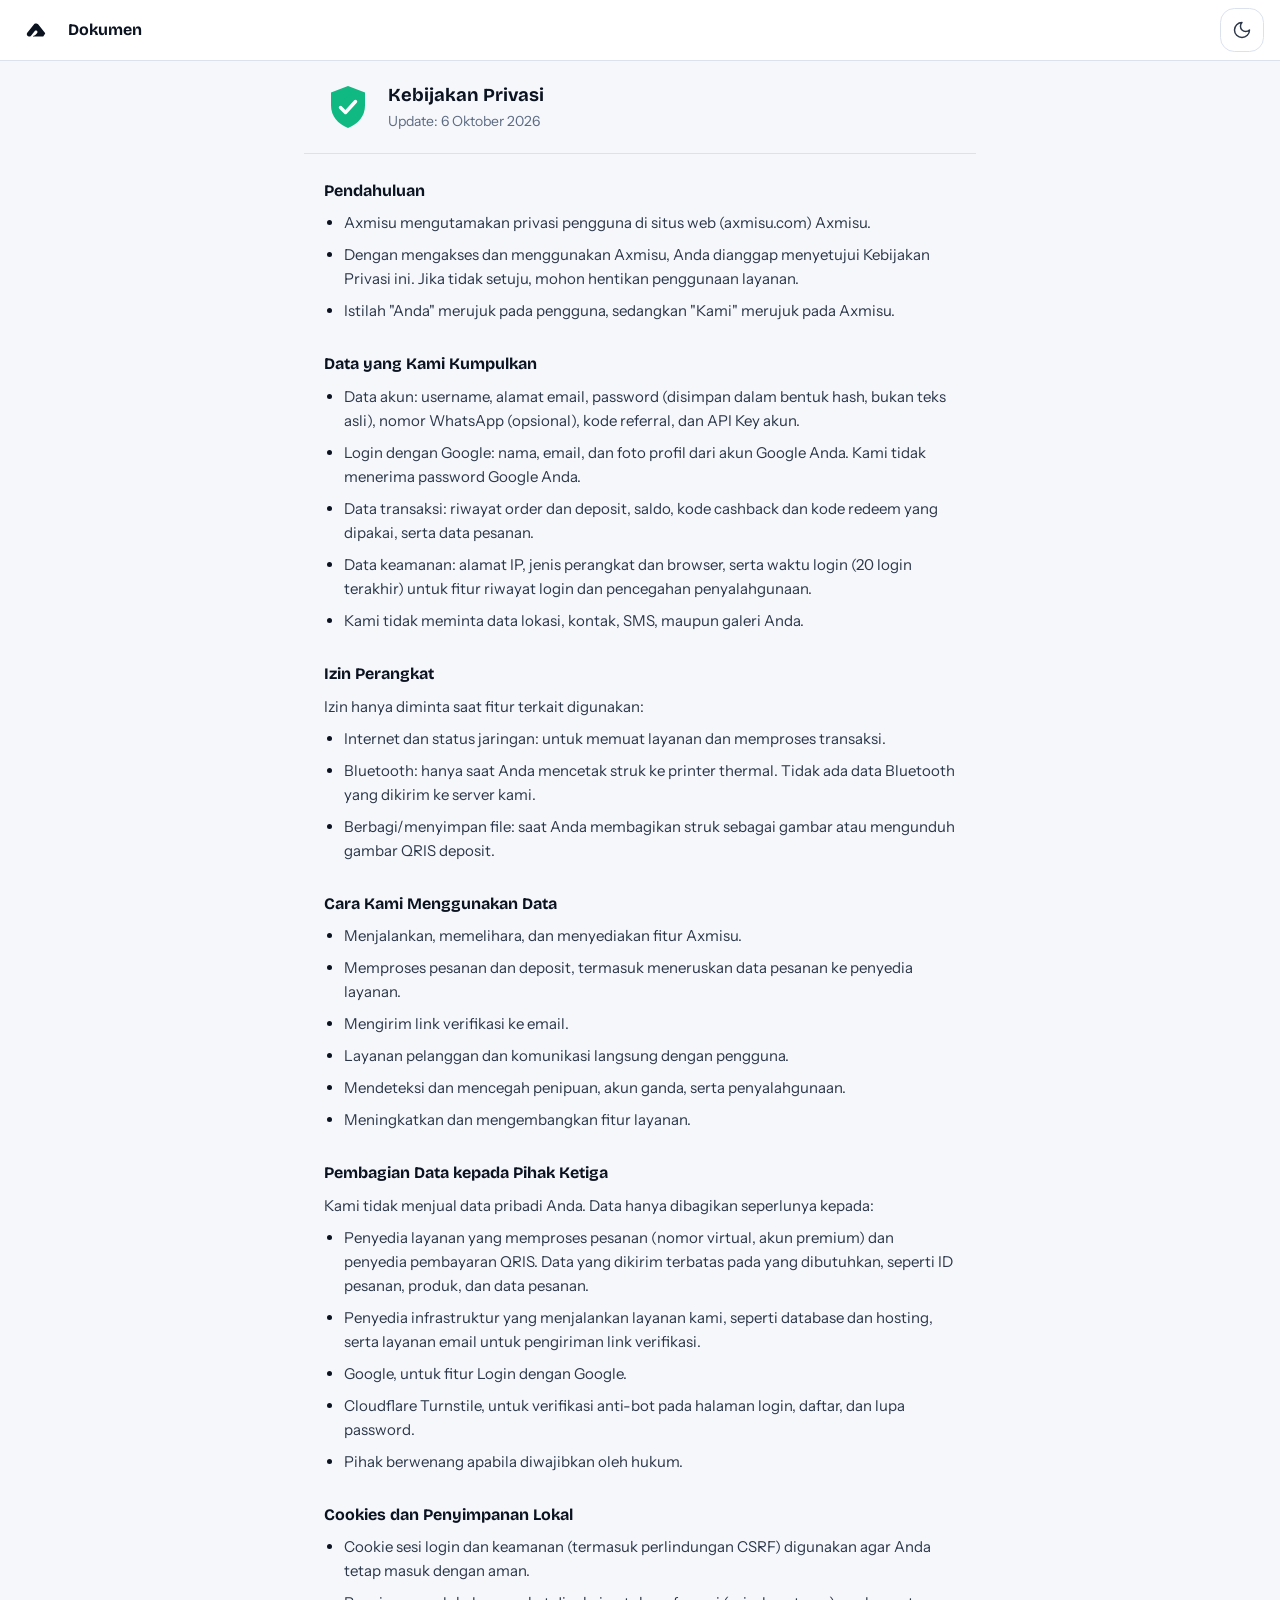
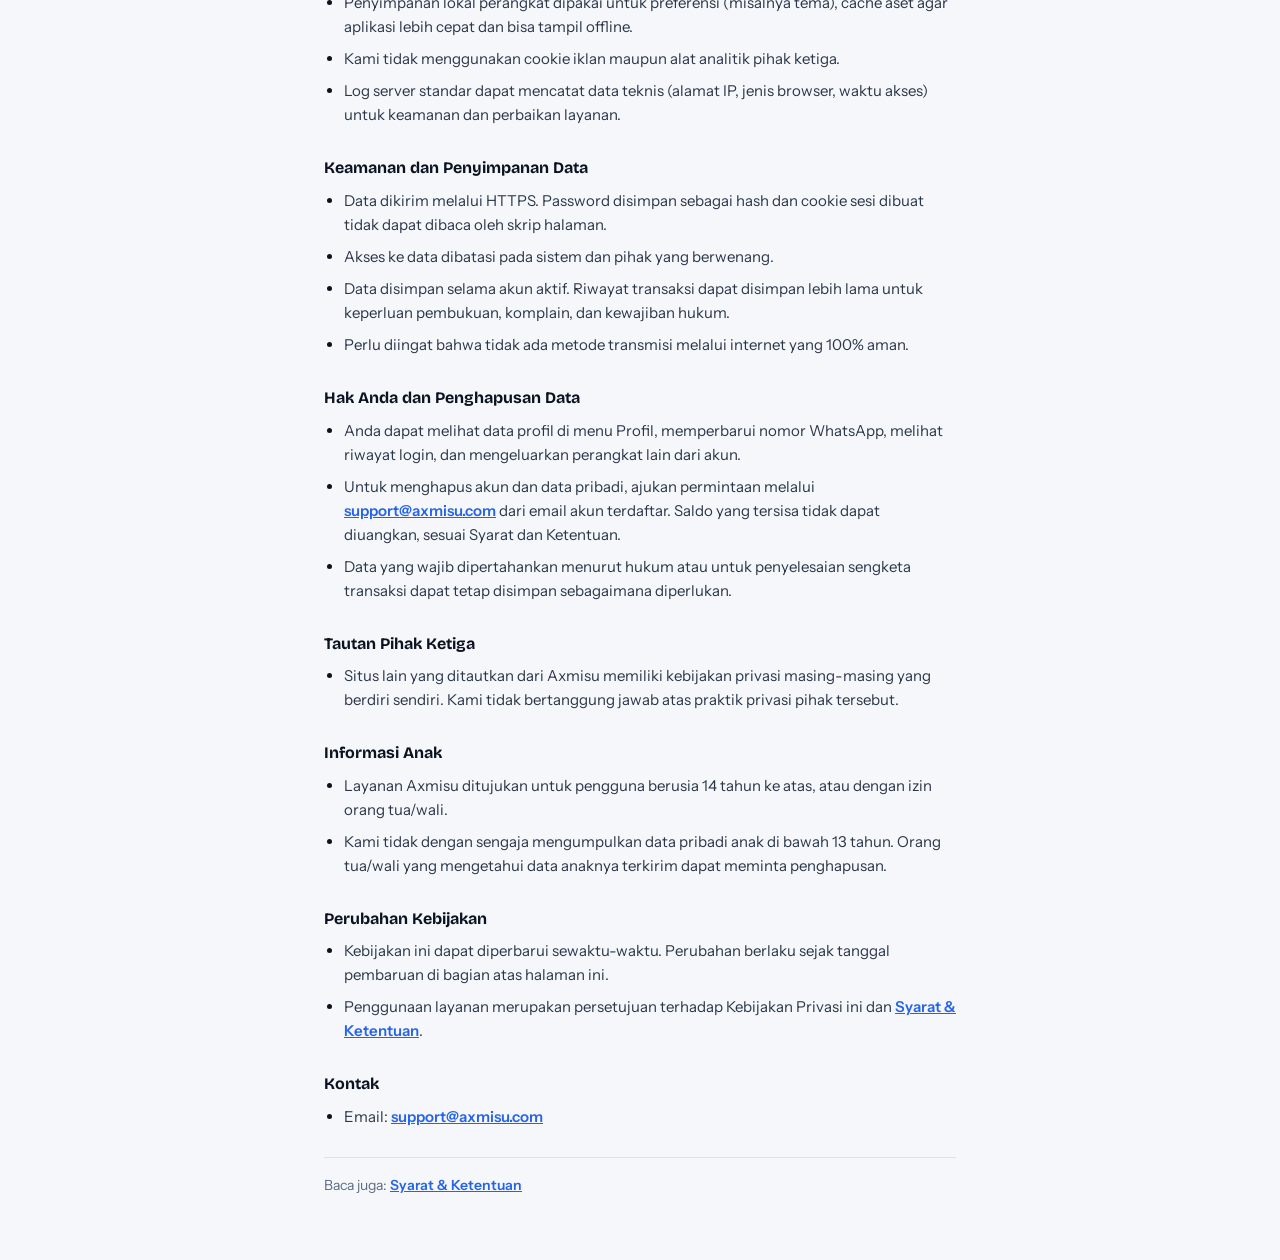
<file: privacy.html>
<!doctype html>
<html lang="id">

<head>
  <meta charset="UTF-8" />
  <meta name="viewport" content="width=device-width, initial-scale=1.0, viewport-fit=cover" />
  <title>Kebijakan Privasi — Axmisu</title>
  <meta name="description"
    content="Kebijakan Privasi Axmisu: data yang dikumpulkan, izin perangkat, penggunaan, keamanan, cookies, dan penghapusan data." />
  <meta name="robots" content="index, follow" />
  <link rel="canonical" href="https://axmisu.com/privacy" />
  <meta property="og:title" content="Kebijakan Privasi — Axmisu" />
  <meta property="og:description"
    content="Kebijakan Privasi Axmisu: data yang dikumpulkan, izin perangkat, penggunaan, keamanan, cookies, dan penghapusan data." />
  <meta property="og:url" content="https://axmisu.com/privacy" />
  <meta property="og:image" content="https://axmisu.com/axmisu.png" />
  <meta property="og:type" content="website" />
  <link rel="icon" href="/favicon.ico" sizes="any" />
  <link rel="icon" type="image/png" sizes="32x32" href="/icons/icon-32.png" />
  <link rel="preconnect" href="https://fonts.googleapis.com" />
  <link rel="preconnect" href="https://fonts.gstatic.com" crossorigin />
  <link rel="stylesheet"
    href="https://fonts.googleapis.com/css2?family=Bricolage+Grotesque:opsz,wght@12..96,600;12..96,700&family=Instrument+Sans:wght@400;500;600&family=JetBrains+Mono:wght@400;500&display=swap" />
  <link rel="stylesheet" href="/page.css" />
  <script>
    (() => {
      const saved = localStorage.getItem('ax-theme')
      const dark = saved ? saved === 'dark' : matchMedia('(prefers-color-scheme: dark)').matches
      document.documentElement.dataset.theme = dark ? 'dark' : 'light'
    })()
  </script>
</head>

<body>
  <header class="top">
    <a href="/" class="logo" aria-label="Axmisu"><svg aria-hidden="true">
        <use href="/icons/common.svg#ax-logo" />
      </svg></a>
    <div class="title">Dokumen</div>
    <button type="button" class="icon-btn" id="theme" aria-label="Ganti tema"><svg aria-hidden="true">
        <use href="/icons/common.svg#ax-moon" />
      </svg></button>
  </header>

  <main class="legal-wrap">
    <div class="legal-head">
      <svg viewBox="0 0 48 48" aria-hidden="true">
        <path d="M24 3l17 6.4v13.2c0 10.6-7 18.6-17 22.4C14 41.2 7 33.2 7 22.6V9.4L24 3z" fill="#10b981" />
        <path d="M16.5 24.5l5 5 10-11" fill="none" stroke="#ffffff" stroke-width="3.4" stroke-linecap="round"
          stroke-linejoin="round" />
      </svg>
      <div>
        <h1>Kebijakan Privasi</h1>
        <p>Update: 6 Oktober 2026</p>
      </div>
    </div>

    <div class="legal-body">
      <section>
        <h2>Pendahuluan</h2>
        <ul>
          <li>Axmisu mengutamakan privasi pengguna di situs web (axmisu.com) Axmisu.</li>
          <li>Dengan mengakses dan menggunakan Axmisu, Anda dianggap menyetujui Kebijakan Privasi ini. Jika tidak
            setuju, mohon hentikan penggunaan layanan.</li>
          <li>Istilah "Anda" merujuk pada pengguna, sedangkan "Kami" merujuk pada Axmisu.</li>
        </ul>
      </section>
      <section>
        <h2>Data yang Kami Kumpulkan</h2>
        <ul>
          <li>Data akun: username, alamat email, password (disimpan dalam bentuk hash, bukan teks asli), nomor WhatsApp
            (opsional), kode referral, dan API Key akun.</li>
          <li>Login dengan Google: nama, email, dan foto profil dari akun Google Anda. Kami tidak menerima password
            Google Anda.</li>
          <li>Data transaksi: riwayat order dan deposit, saldo, kode cashback dan kode redeem yang dipakai, serta data
            pesanan.</li>
          <li>Data keamanan: alamat IP, jenis perangkat dan browser, serta waktu login (20 login terakhir) untuk fitur
            riwayat login dan pencegahan penyalahgunaan.</li>
          <li>Kami tidak meminta data lokasi, kontak, SMS, maupun galeri Anda.</li>
        </ul>
      </section>
      <section>
        <h2>Izin Perangkat</h2>
        <p>Izin hanya diminta saat fitur terkait digunakan:</p>
        <ul>
          <li>Internet dan status jaringan: untuk memuat layanan dan memproses transaksi.</li>
          <li>Bluetooth: hanya saat Anda mencetak struk ke printer thermal. Tidak ada data Bluetooth yang dikirim ke
            server kami.</li>
          <li>Berbagi/menyimpan file: saat Anda membagikan struk sebagai gambar atau mengunduh gambar QRIS deposit.</li>
        </ul>
      </section>
      <section>
        <h2>Cara Kami Menggunakan Data</h2>
        <ul>
          <li>Menjalankan, memelihara, dan menyediakan fitur Axmisu.</li>
          <li>Memproses pesanan dan deposit, termasuk meneruskan data pesanan ke penyedia layanan.</li>
          <li>Mengirim link verifikasi ke email.</li>
          <li>Layanan pelanggan dan komunikasi langsung dengan pengguna.</li>
          <li>Mendeteksi dan mencegah penipuan, akun ganda, serta penyalahgunaan.</li>
          <li>Meningkatkan dan mengembangkan fitur layanan.</li>
        </ul>
      </section>
      <section>
        <h2>Pembagian Data kepada Pihak Ketiga</h2>
        <p>Kami tidak menjual data pribadi Anda. Data hanya dibagikan seperlunya kepada:</p>
        <ul>
          <li>Penyedia layanan yang memproses pesanan (nomor virtual, akun premium) dan penyedia pembayaran QRIS. Data
            yang dikirim terbatas pada yang dibutuhkan, seperti ID pesanan, produk, dan data pesanan.</li>
          <li>Penyedia infrastruktur yang menjalankan layanan kami, seperti database dan hosting, serta layanan email
            untuk pengiriman link verifikasi.</li>
          <li>Google, untuk fitur Login dengan Google.</li>
          <li>Cloudflare Turnstile, untuk verifikasi anti-bot pada halaman login, daftar, dan lupa password.</li>
          <li>Pihak berwenang apabila diwajibkan oleh hukum.</li>
        </ul>
      </section>
      <section>
        <h2>Cookies dan Penyimpanan Lokal</h2>
        <ul>
          <li>Cookie sesi login dan keamanan (termasuk perlindungan CSRF) digunakan agar Anda tetap masuk dengan aman.
          </li>
          <li>Penyimpanan lokal perangkat dipakai untuk preferensi (misalnya tema), cache aset agar aplikasi lebih cepat
            dan bisa tampil offline.</li>
          <li>Kami tidak menggunakan cookie iklan maupun alat analitik pihak ketiga.</li>
          <li>Log server standar dapat mencatat data teknis (alamat IP, jenis browser, waktu akses) untuk keamanan dan
            perbaikan layanan.</li>
        </ul>
      </section>
      <section>
        <h2>Keamanan dan Penyimpanan Data</h2>
        <ul>
          <li>Data dikirim melalui HTTPS. Password disimpan sebagai hash dan cookie sesi dibuat tidak dapat dibaca oleh
            skrip halaman.</li>
          <li>Akses ke data dibatasi pada sistem dan pihak yang berwenang.</li>
          <li>Data disimpan selama akun aktif. Riwayat transaksi dapat disimpan lebih lama untuk keperluan pembukuan,
            komplain, dan kewajiban hukum.</li>
          <li>Perlu diingat bahwa tidak ada metode transmisi melalui internet yang 100% aman.</li>
        </ul>
      </section>
      <section>
        <h2>Hak Anda dan Penghapusan Data</h2>
        <ul>
          <li>Anda dapat melihat data profil di menu Profil, memperbarui nomor WhatsApp, melihat riwayat login, dan
            mengeluarkan perangkat lain dari akun.</li>
          <li>Untuk menghapus akun dan data pribadi, ajukan permintaan melalui <a
              href="mailto:support@axmisu.com">support@axmisu.com</a> dari email akun terdaftar. Saldo yang tersisa
            tidak dapat diuangkan, sesuai Syarat dan Ketentuan.</li>
          <li>Data yang wajib dipertahankan menurut hukum atau untuk penyelesaian sengketa transaksi dapat tetap
            disimpan sebagaimana diperlukan.</li>
        </ul>
      </section>
      <section>
        <h2>Tautan Pihak Ketiga</h2>
        <ul>
          <li>Situs lain yang ditautkan dari Axmisu memiliki kebijakan privasi masing-masing yang berdiri sendiri. Kami
            tidak bertanggung jawab atas praktik privasi pihak tersebut.</li>
        </ul>
      </section>
      <section>
        <h2>Informasi Anak</h2>
        <ul>
          <li>Layanan Axmisu ditujukan untuk pengguna berusia 14 tahun ke atas, atau dengan izin orang tua/wali.</li>
          <li>Kami tidak dengan sengaja mengumpulkan data pribadi anak di bawah 13 tahun. Orang tua/wali yang mengetahui
            data anaknya terkirim dapat meminta penghapusan.</li>
        </ul>
      </section>
      <section>
        <h2>Perubahan Kebijakan</h2>
        <ul>
          <li>Kebijakan ini dapat diperbarui sewaktu-waktu. Perubahan berlaku sejak tanggal pembaruan di bagian atas
            halaman ini.</li>
          <li>Penggunaan layanan merupakan persetujuan terhadap Kebijakan Privasi ini dan <a href="/terms">Syarat &amp;
              Ketentuan</a>.</li>
        </ul>
      </section>
      <section>
        <h2>Kontak</h2>
        <ul>
          <li>Email: <a href="mailto:support@axmisu.com">support@axmisu.com</a></li>
        </ul>
      </section>

      <div class="legal-foot">Baca juga: <a href="/terms">Syarat &amp; Ketentuan</a></div>
    </div>
  </main>
  <script src="/page.js"></script>
</body>
</html>
</file>
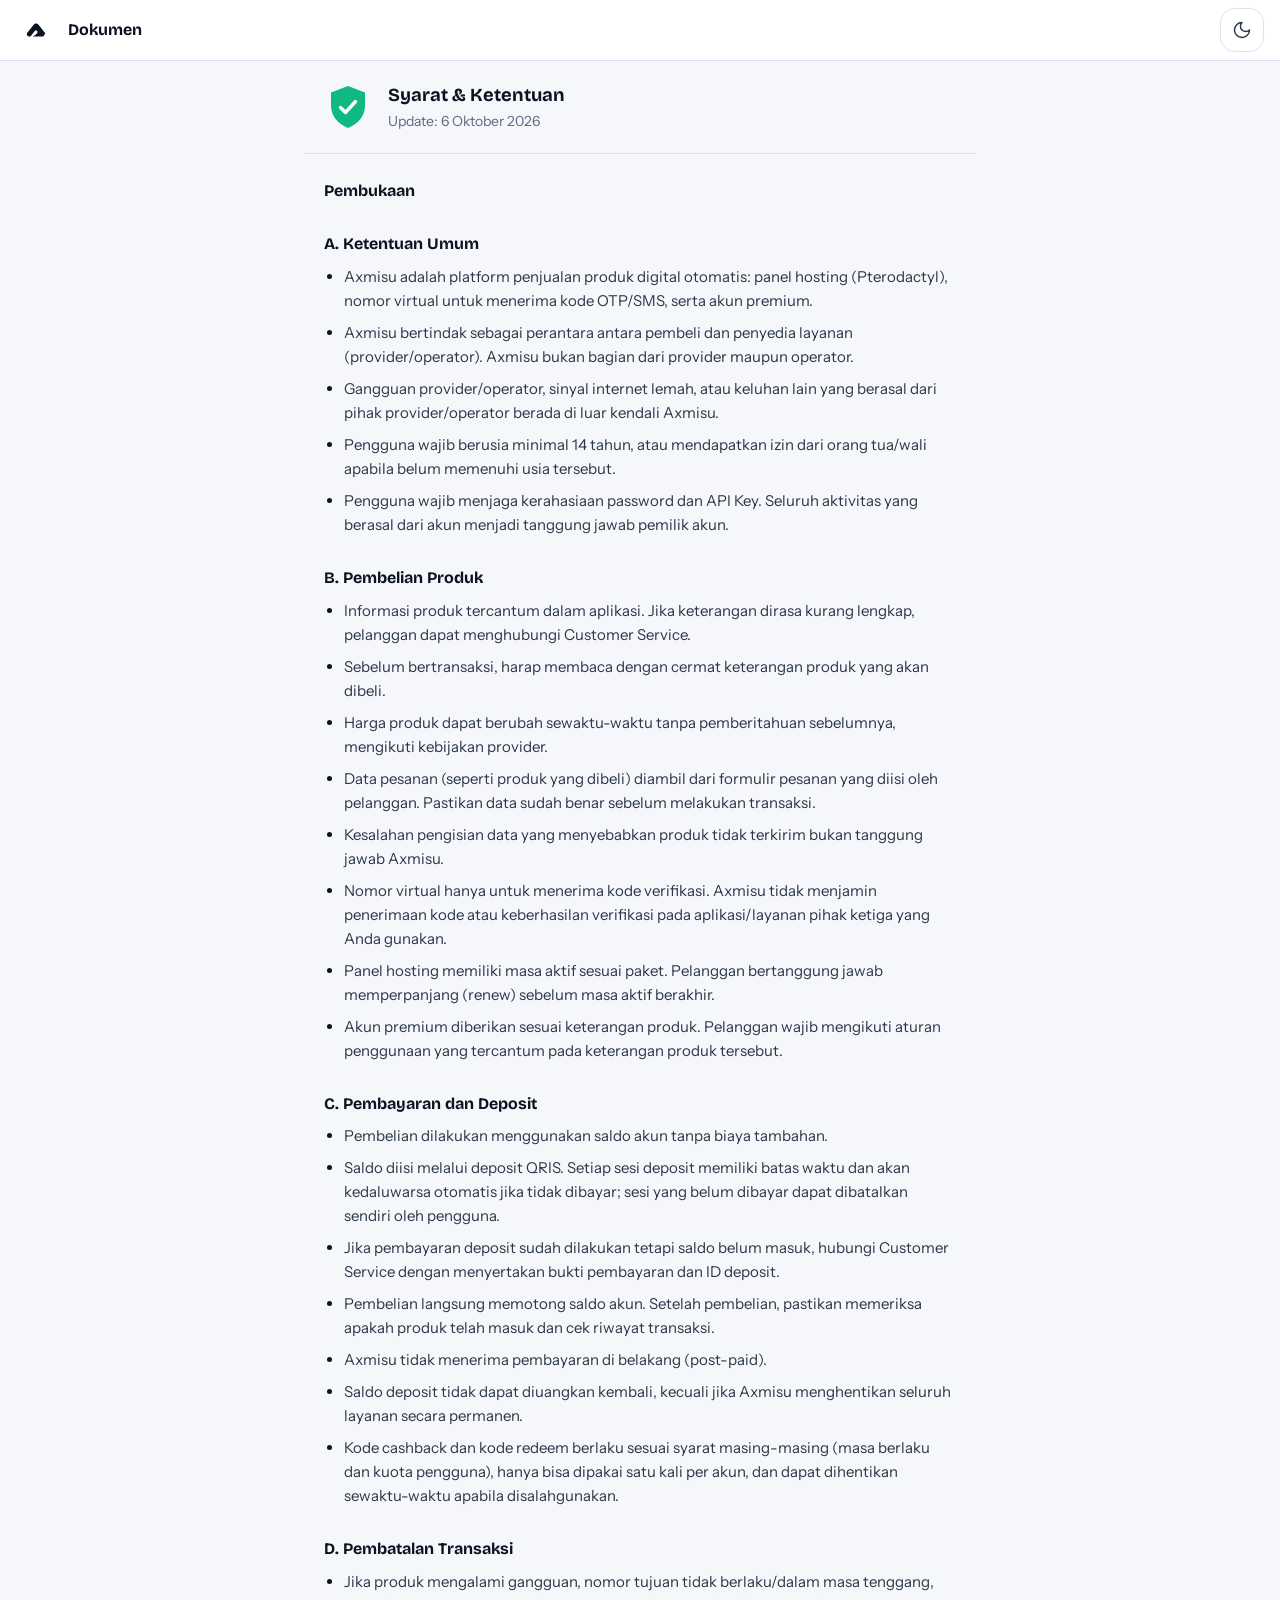
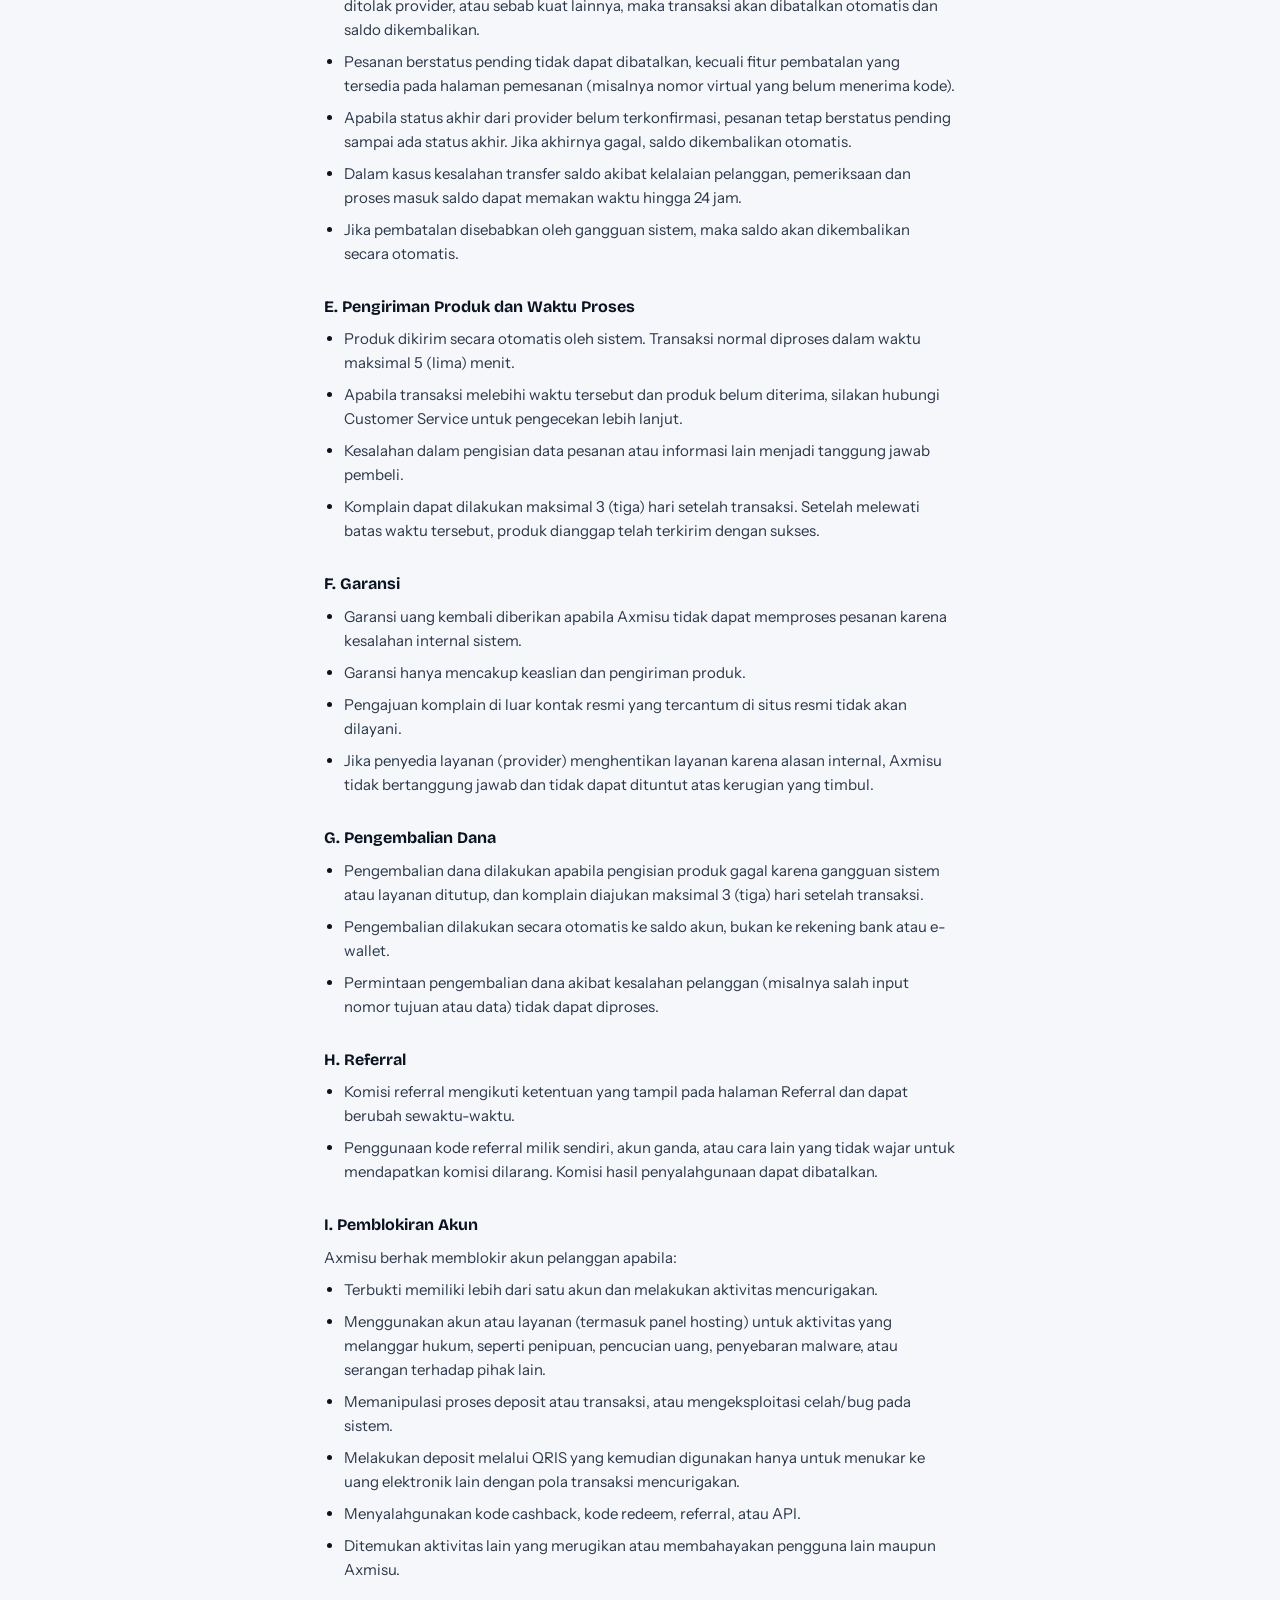
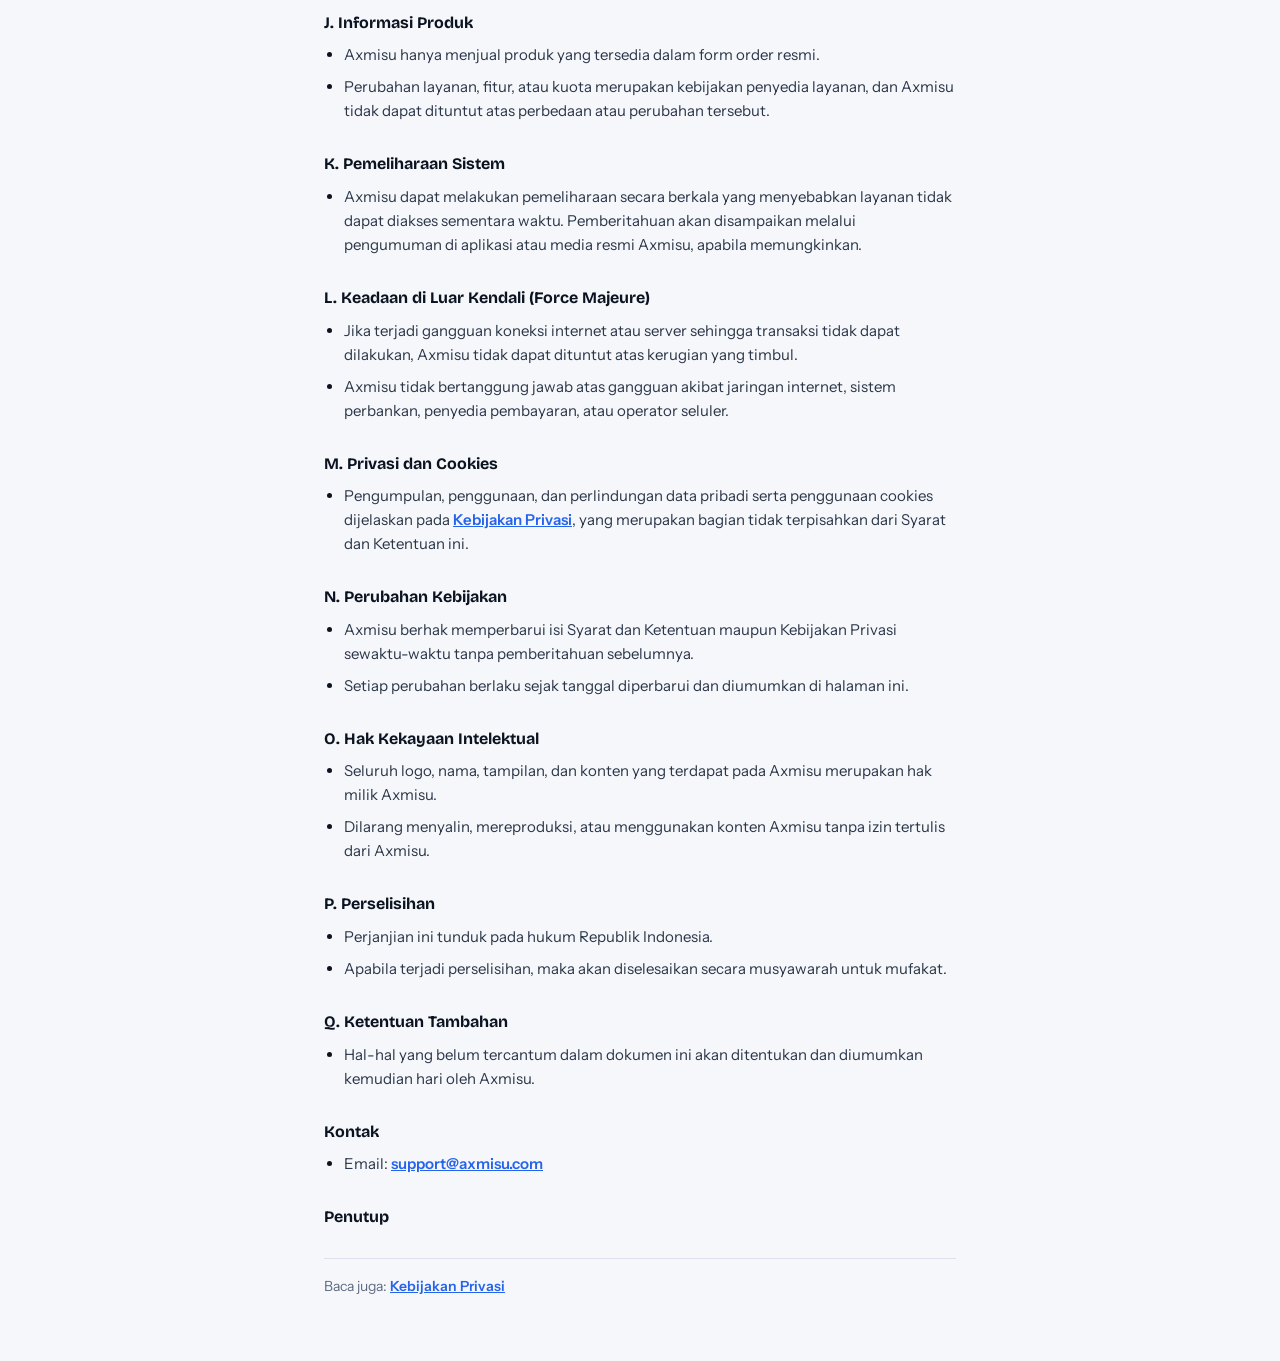
<file: terms.html>
<!doctype html>
<html lang="id">

<head>
  <meta charset="UTF-8" />
  <meta name="viewport" content="width=device-width, initial-scale=1.0, viewport-fit=cover" />
  <title>Syarat &amp; Ketentuan — Axmisu</title>
  <meta name="description" content="Syarat dan Ketentuan penggunaan Axmisu: pembelian, pembayaran, pembatalan, garansi, pengembalian dana, dan pemblokiran akun." />
  <meta name="robots" content="index, follow" />
  <link rel="canonical" href="https://axmisu.com/terms" />
  <meta property="og:title" content="Syarat &amp; Ketentuan — Axmisu" />
  <meta property="og:description" content="Syarat dan Ketentuan penggunaan Axmisu: pembelian, pembayaran, pembatalan, garansi, pengembalian dana, dan pemblokiran akun." />
  <meta property="og:url" content="https://axmisu.com/terms" />
  <meta property="og:image" content="https://axmisu.com/axmisu.png" />
  <meta property="og:type" content="website" />
  <link rel="icon" href="/favicon.ico" sizes="any" />
  <link rel="icon" type="image/png" sizes="32x32" href="/icons/icon-32.png" />
  <link rel="preconnect" href="https://fonts.googleapis.com" />
  <link rel="preconnect" href="https://fonts.gstatic.com" crossorigin />
  <link rel="stylesheet" href="https://fonts.googleapis.com/css2?family=Bricolage+Grotesque:opsz,wght@12..96,600;12..96,700&family=Instrument+Sans:wght@400;500;600&family=JetBrains+Mono:wght@400;500&display=swap" />
  <link rel="stylesheet" href="/page.css" />
  <script>
    (() => {
      const saved = localStorage.getItem('ax-theme')
      const dark = saved ? saved === 'dark' : matchMedia('(prefers-color-scheme: dark)').matches
      document.documentElement.dataset.theme = dark ? 'dark' : 'light'
    })()
  </script>
</head>

<body>
  <header class="top">
    <a href="/" class="logo" aria-label="Axmisu"><svg aria-hidden="true"><use href="/icons/common.svg#ax-logo" /></svg></a>
    <div class="title">Dokumen</div>
    <button type="button" class="icon-btn" id="theme" aria-label="Ganti tema"><svg aria-hidden="true"><use href="/icons/common.svg#ax-moon" /></svg></button>
  </header>

  <main class="legal-wrap">
    <div class="legal-head">
      <svg viewBox="0 0 48 48" aria-hidden="true">
        <path d="M24 3l17 6.4v13.2c0 10.6-7 18.6-17 22.4C14 41.2 7 33.2 7 22.6V9.4L24 3z" fill="#10b981" />
        <path d="M16.5 24.5l5 5 10-11" fill="none" stroke="#ffffff" stroke-width="3.4" stroke-linecap="round" stroke-linejoin="round" />
      </svg>
      <div>
        <h1>Syarat &amp; Ketentuan</h1>
        <p>Update: 6 Oktober 2026</p>
      </div>
    </div>

    <div class="legal-body">
      <section>
        <h2>Pembukaan</h2>
      </section>
      <section>
        <h2>A. Ketentuan Umum</h2>
        <ul>
          <li>Axmisu adalah platform penjualan produk digital otomatis: panel hosting (Pterodactyl), nomor virtual untuk menerima kode OTP/SMS, serta akun premium.</li>
          <li>Axmisu bertindak sebagai perantara antara pembeli dan penyedia layanan (provider/operator). Axmisu bukan bagian dari provider maupun operator.</li>
          <li>Gangguan provider/operator, sinyal internet lemah, atau keluhan lain yang berasal dari pihak provider/operator berada di luar kendali Axmisu.</li>
          <li>Pengguna wajib berusia minimal 14 tahun, atau mendapatkan izin dari orang tua/wali apabila belum memenuhi usia tersebut.</li>
          <li>Pengguna wajib menjaga kerahasiaan password dan API Key. Seluruh aktivitas yang berasal dari akun menjadi tanggung jawab pemilik akun.</li>
        </ul>
      </section>
      <section>
        <h2>B. Pembelian Produk</h2>
        <ul>
          <li>Informasi produk tercantum dalam aplikasi. Jika keterangan dirasa kurang lengkap, pelanggan dapat menghubungi Customer Service.</li>
          <li>Sebelum bertransaksi, harap membaca dengan cermat keterangan produk yang akan dibeli.</li>
          <li>Harga produk dapat berubah sewaktu-waktu tanpa pemberitahuan sebelumnya, mengikuti kebijakan provider.</li>
          <li>Data pesanan (seperti produk yang dibeli) diambil dari formulir pesanan yang diisi oleh pelanggan. Pastikan data sudah benar sebelum melakukan transaksi.</li>
          <li>Kesalahan pengisian data yang menyebabkan produk tidak terkirim bukan tanggung jawab Axmisu.</li>
          <li>Nomor virtual hanya untuk menerima kode verifikasi. Axmisu tidak menjamin penerimaan kode atau keberhasilan verifikasi pada aplikasi/layanan pihak ketiga yang Anda gunakan.</li>
          <li>Panel hosting memiliki masa aktif sesuai paket. Pelanggan bertanggung jawab memperpanjang (renew) sebelum masa aktif berakhir.</li>
          <li>Akun premium diberikan sesuai keterangan produk. Pelanggan wajib mengikuti aturan penggunaan yang tercantum pada keterangan produk tersebut.</li>
        </ul>
      </section>
      <section>
        <h2>C. Pembayaran dan Deposit</h2>
        <ul>
          <li>Pembelian dilakukan menggunakan saldo akun tanpa biaya tambahan.</li>
          <li>Saldo diisi melalui deposit QRIS. Setiap sesi deposit memiliki batas waktu dan akan kedaluwarsa otomatis jika tidak dibayar; sesi yang belum dibayar dapat dibatalkan sendiri oleh pengguna.</li>
          <li>Jika pembayaran deposit sudah dilakukan tetapi saldo belum masuk, hubungi Customer Service dengan menyertakan bukti pembayaran dan ID deposit.</li>
          <li>Pembelian langsung memotong saldo akun. Setelah pembelian, pastikan memeriksa apakah produk telah masuk dan cek riwayat transaksi.</li>
          <li>Axmisu tidak menerima pembayaran di belakang (post-paid).</li>
          <li>Saldo deposit tidak dapat diuangkan kembali, kecuali jika Axmisu menghentikan seluruh layanan secara permanen.</li>
          <li>Kode cashback dan kode redeem berlaku sesuai syarat masing-masing (masa berlaku dan kuota pengguna), hanya bisa dipakai satu kali per akun, dan dapat dihentikan sewaktu-waktu apabila disalahgunakan.</li>
        </ul>
      </section>
      <section>
        <h2>D. Pembatalan Transaksi</h2>
        <ul>
          <li>Jika produk mengalami gangguan, nomor tujuan tidak berlaku/dalam masa tenggang, ditolak provider, atau sebab kuat lainnya, maka transaksi akan dibatalkan otomatis dan saldo dikembalikan.</li>
          <li>Pesanan berstatus pending tidak dapat dibatalkan, kecuali fitur pembatalan yang tersedia pada halaman pemesanan (misalnya nomor virtual yang belum menerima kode).</li>
          <li>Apabila status akhir dari provider belum terkonfirmasi, pesanan tetap berstatus pending sampai ada status akhir. Jika akhirnya gagal, saldo dikembalikan otomatis.</li>
          <li>Dalam kasus kesalahan transfer saldo akibat kelalaian pelanggan, pemeriksaan dan proses masuk saldo dapat memakan waktu hingga 24 jam.</li>
          <li>Jika pembatalan disebabkan oleh gangguan sistem, maka saldo akan dikembalikan secara otomatis.</li>
        </ul>
      </section>
      <section>
        <h2>E. Pengiriman Produk dan Waktu Proses</h2>
        <ul>
          <li>Produk dikirim secara otomatis oleh sistem. Transaksi normal diproses dalam waktu maksimal 5 (lima) menit.</li>
          <li>Apabila transaksi melebihi waktu tersebut dan produk belum diterima, silakan hubungi Customer Service untuk pengecekan lebih lanjut.</li>
          <li>Kesalahan dalam pengisian data pesanan atau informasi lain menjadi tanggung jawab pembeli.</li>
          <li>Komplain dapat dilakukan maksimal 3 (tiga) hari setelah transaksi. Setelah melewati batas waktu tersebut, produk dianggap telah terkirim dengan sukses.</li>
        </ul>
      </section>
      <section>
        <h2>F. Garansi</h2>
        <ul>
          <li>Garansi uang kembali diberikan apabila Axmisu tidak dapat memproses pesanan karena kesalahan internal sistem.</li>
          <li>Garansi hanya mencakup keaslian dan pengiriman produk.</li>
          <li>Pengajuan komplain di luar kontak resmi yang tercantum di situs resmi tidak akan dilayani.</li>
          <li>Jika penyedia layanan (provider) menghentikan layanan karena alasan internal, Axmisu tidak bertanggung jawab dan tidak dapat dituntut atas kerugian yang timbul.</li>
        </ul>
      </section>
      <section>
        <h2>G. Pengembalian Dana</h2>
        <ul>
          <li>Pengembalian dana dilakukan apabila pengisian produk gagal karena gangguan sistem atau layanan ditutup, dan komplain diajukan maksimal 3 (tiga) hari setelah transaksi.</li>
          <li>Pengembalian dilakukan secara otomatis ke saldo akun, bukan ke rekening bank atau e-wallet.</li>
          <li>Permintaan pengembalian dana akibat kesalahan pelanggan (misalnya salah input nomor tujuan atau data) tidak dapat diproses.</li>
        </ul>
      </section>
      <section>
        <h2>H. Referral</h2>
        <ul>
          <li>Komisi referral mengikuti ketentuan yang tampil pada halaman Referral dan dapat berubah sewaktu-waktu.</li>
          <li>Penggunaan kode referral milik sendiri, akun ganda, atau cara lain yang tidak wajar untuk mendapatkan komisi dilarang. Komisi hasil penyalahgunaan dapat dibatalkan.</li>
        </ul>
      </section>
      <section>
        <h2>I. Pemblokiran Akun</h2>
        <p>Axmisu berhak memblokir akun pelanggan apabila:</p>
        <ul>
          <li>Terbukti memiliki lebih dari satu akun dan melakukan aktivitas mencurigakan.</li>
          <li>Menggunakan akun atau layanan (termasuk panel hosting) untuk aktivitas yang melanggar hukum, seperti penipuan, pencucian uang, penyebaran malware, atau serangan terhadap pihak lain.</li>
          <li>Memanipulasi proses deposit atau transaksi, atau mengeksploitasi celah/bug pada sistem.</li>
          <li>Melakukan deposit melalui QRIS yang kemudian digunakan hanya untuk menukar ke uang elektronik lain dengan pola transaksi mencurigakan.</li>
          <li>Menyalahgunakan kode cashback, kode redeem, referral, atau API.</li>
          <li>Ditemukan aktivitas lain yang merugikan atau membahayakan pengguna lain maupun Axmisu.</li>
        </ul>
      </section>
      <section>
        <h2>J. Informasi Produk</h2>
        <ul>
          <li>Axmisu hanya menjual produk yang tersedia dalam form order resmi.</li>
          <li>Perubahan layanan, fitur, atau kuota merupakan kebijakan penyedia layanan, dan Axmisu tidak dapat dituntut atas perbedaan atau perubahan tersebut.</li>
        </ul>
      </section>
      <section>
        <h2>K. Pemeliharaan Sistem</h2>
        <ul>
          <li>Axmisu dapat melakukan pemeliharaan secara berkala yang menyebabkan layanan tidak dapat diakses sementara waktu. Pemberitahuan akan disampaikan melalui pengumuman di aplikasi atau media resmi Axmisu, apabila memungkinkan.</li>
        </ul>
      </section>
      <section>
        <h2>L. Keadaan di Luar Kendali (Force Majeure)</h2>
        <ul>
          <li>Jika terjadi gangguan koneksi internet atau server sehingga transaksi tidak dapat dilakukan, Axmisu tidak dapat dituntut atas kerugian yang timbul.</li>
          <li>Axmisu tidak bertanggung jawab atas gangguan akibat jaringan internet, sistem perbankan, penyedia pembayaran, atau operator seluler.</li>
        </ul>
      </section>
      <section>
        <h2>M. Privasi dan Cookies</h2>
        <ul>
          <li>Pengumpulan, penggunaan, dan perlindungan data pribadi serta penggunaan cookies dijelaskan pada <a href="/privacy">Kebijakan Privasi</a>, yang merupakan bagian tidak terpisahkan dari Syarat dan Ketentuan ini.</li>
        </ul>
      </section>
      <section>
        <h2>N. Perubahan Kebijakan</h2>
        <ul>
          <li>Axmisu berhak memperbarui isi Syarat dan Ketentuan maupun Kebijakan Privasi sewaktu-waktu tanpa pemberitahuan sebelumnya.</li>
          <li>Setiap perubahan berlaku sejak tanggal diperbarui dan diumumkan di halaman ini.</li>
        </ul>
      </section>
      <section>
        <h2>O. Hak Kekayaan Intelektual</h2>
        <ul>
          <li>Seluruh logo, nama, tampilan, dan konten yang terdapat pada Axmisu merupakan hak milik Axmisu.</li>
          <li>Dilarang menyalin, mereproduksi, atau menggunakan konten Axmisu tanpa izin tertulis dari Axmisu.</li>
        </ul>
      </section>
      <section>
        <h2>P. Perselisihan</h2>
        <ul>
          <li>Perjanjian ini tunduk pada hukum Republik Indonesia.</li>
          <li>Apabila terjadi perselisihan, maka akan diselesaikan secara musyawarah untuk mufakat.</li>
        </ul>
      </section>
      <section>
        <h2>Q. Ketentuan Tambahan</h2>
        <ul>
          <li>Hal-hal yang belum tercantum dalam dokumen ini akan ditentukan dan diumumkan kemudian hari oleh Axmisu.</li>
        </ul>
      </section>
      <section>
        <h2>Kontak</h2>
        <ul>
          <li>Email: <a href="mailto:support@axmisu.com">support@axmisu.com</a></li>
        </ul>
      </section>
      <section>
        <h2>Penutup</h2>
      </section>

      <div class="legal-foot">Baca juga: <a href="/privacy">Kebijakan Privasi</a></div>
    </div>
  </main>
  <script src="/page.js"></script>
</body>
</html>
</file>
<file: page.css>
*,
*::before,
*::after { box-sizing: border-box; }

:root,
[data-theme='light'] {
  --bg: #f5f7fb;
  --surface: #ffffff;
  --border: #dbe2ee;
  --text: #2b3648;
  --muted: #5d6b82;
  --bright: #0b1220;
  --accent: #2563eb;
  --accent-soft: #e4ecfd;
  --code-bg: #0b1020;
  --code-text: #f1f5f9;
  --res-bg: #eef2f7;
  --res-text: #334155;
  --get: #047857;
  --get-bg: #d1fae5;
  --post: #4338ca;
  --post-bg: #e0e7ff;
  --danger: #dc2626;
  --danger-bg: #fee2e2;
  --display: 'Bricolage Grotesque', 'Segoe UI', system-ui, sans-serif;
  --sans: 'Instrument Sans', -apple-system, BlinkMacSystemFont, 'Segoe UI', sans-serif;
  --mono: 'JetBrains Mono', ui-monospace, 'SF Mono', Consolas, monospace;
}

[data-theme='dark'] {
  --bg: #0a0f1e;
  --surface: #111827;
  --border: #1e2d45;
  --text: #c9d5e8;
  --muted: #7d8fb0;
  --bright: #f0f4ff;
  --accent: #4b83f5;
  --accent-soft: #172a52;
  --res-bg: #1e293b;
  --res-text: #e2e8f0;
  --get: #6ee7b7;
  --get-bg: rgba(16, 185, 129, 0.15);
  --post: #a5b4fc;
  --post-bg: rgba(99, 102, 241, 0.15);
  --danger: #f87171;
  --danger-bg: rgba(239, 68, 68, 0.15);
}

html { scroll-behavior: smooth; }

body {
  margin: 0;
  background: var(--bg);
  color: var(--text);
  font-family: var(--sans);
  line-height: 1.6;
  -webkit-font-smoothing: antialiased;
}

a { color: var(--accent); font-weight: 600; }
code { font-family: var(--mono); }

.top {
  position: sticky;
  top: 0;
  z-index: 30;
  display: flex;
  align-items: center;
  gap: 0.75rem;
  height: calc(3.75rem + 1px);
  padding: 0.5rem 1rem;
  background: var(--surface);
  border-bottom: 1px solid var(--border);
}

.top .logo {
  display: flex;
  align-items: center;
  justify-content: center;
  width: 2.5rem;
  height: 2.5rem;
  color: var(--bright);
}

.top .logo svg { width: 1.25rem; height: 1.25rem; }

.top .title {
  flex: 1;
  min-width: 0;
  overflow: hidden;
  text-overflow: ellipsis;
  white-space: nowrap;
  font-family: var(--display);
  font-size: 1rem;
  font-weight: 700;
  color: var(--bright);
}

.icon-btn {
  display: inline-flex;
  align-items: center;
  justify-content: center;
  flex-shrink: 0;
  width: 2.75rem;
  height: 2.75rem;
  padding: 0;
  border: 1px solid var(--border);
  border-radius: 0.9rem;
  background: var(--surface);
  color: var(--text);
  cursor: pointer;
}

.icon-btn svg { width: 1.25rem; height: 1.25rem; }

.legal-wrap {
  position: relative;
  max-width: 42rem;
  margin: 0 auto;
}

.legal-head {
  display: flex;
  align-items: center;
  gap: 1rem;
  padding: 1.25rem;
  border-bottom: 1px solid var(--border);
}

.legal-head svg { width: 3rem; height: 3rem; flex-shrink: 0; }
.legal-head h1 { margin: 0; font-family: var(--display); font-size: 1.15rem; color: var(--bright); }
.legal-head p { margin: 0; font-size: 0.875rem; color: var(--muted); }

.legal-body { padding: 1.5rem 1.25rem 4rem; }
.legal-body section { margin-bottom: 1.75rem; }
.legal-body h2 { margin: 0 0 0.5rem; font-family: var(--display); font-size: 1rem; color: var(--bright); }
.legal-body p { margin: 0 0 0.5rem; font-size: 0.9375rem; }
.legal-body ul { margin: 0; padding-left: 1.25rem; font-size: 0.9375rem; }
.legal-body li { margin-bottom: 0.5rem; }
.legal-body li::marker { color: var(--bright); }

.legal-foot {
  padding-top: 1rem;
  border-top: 1px solid var(--border);
  font-size: 0.875rem;
  color: var(--muted);
}

.docs-grid {
  display: grid;
  grid-template-columns: 1fr;
  gap: 2rem;
  width: 100%;
  padding: 2rem 1rem;
}

.docs-side { display: none; }

.docs-nav {
  display: flex;
  flex-direction: column;
  gap: 0.25rem;
  padding: 0.75rem;
  background: var(--surface);
  border: 1px solid var(--border);
  border-radius: 0.75rem;
}

.docs-nav a {
  display: block;
  padding: 0.5rem 0.75rem;
  border-radius: 0.5rem;
  font-size: 0.875rem;
  font-weight: 600;
  color: var(--muted);
  text-decoration: none;
}

.docs-nav a:hover { color: var(--bright); }
.docs-nav a.on { background: var(--accent-soft); color: var(--accent); }

.drawer-shade {
  position: fixed;
  inset: 0;
  z-index: 40;
  background: rgba(15, 23, 42, 0.4);
  opacity: 0;
  pointer-events: none;
  transition: opacity 0.3s;
}

.drawer {
  position: fixed;
  top: 0;
  left: 0;
  z-index: 50;
  width: 75%;
  max-width: 20rem;
  height: 100%;
  display: flex;
  flex-direction: column;
  background: var(--surface);
  box-shadow: 0 10px 40px rgba(0, 0, 0, 0.3);
  transform: translateX(-100%);
  transition: transform 0.3s;
}

.drawer .drawer-title { padding: 1.25rem; border-bottom: 1px solid var(--border); font-weight: 700; color: var(--bright); }
.drawer .docs-nav { flex: 1; overflow-y: auto; border: 0; border-radius: 0; }

body.menu-open .drawer-shade { opacity: 1; pointer-events: auto; }
body.menu-open .drawer { transform: none; }

.card {
  background: var(--surface);
  border: 1px solid var(--border);
  border-radius: 1rem;
  padding: 1.25rem;
  margin-bottom: 1.25rem;
}

.card h1 { margin: 0 0 0.75rem; font-family: var(--display); font-size: 1.5rem; color: var(--bright); }
.card h2 { margin: 0 0 0.5rem; font-family: var(--display); font-size: 1.1rem; color: var(--bright); }
.card .desc { margin: 0.5rem 0 0; font-size: 0.875rem; color: var(--muted); }
.card .line { margin: 0.25rem 0 0; font-size: 0.875rem; }
.card section, section.card { scroll-margin-top: 5rem; }

.strong { font-weight: 700; color: var(--bright); }
.note { margin: 0.5rem 0 0; font-size: 0.75rem; color: var(--muted); }

.ep-head { display: flex; flex-wrap: wrap; align-items: center; gap: 0.25rem 0.75rem; }
.ep-head code { font-size: 0.875rem; color: var(--bright); word-break: break-all; }

.badge {
  padding: 0.25rem 0.65rem;
  border-radius: 0.5rem;
  font-size: 0.75rem;
  font-weight: 700;
}

.badge.get { background: var(--get-bg); color: var(--get); }
.badge.post { background: var(--post-bg); color: var(--post); }

.code-wrap { margin-top: 0.75rem; }

.code-bar {
  display: flex;
  align-items: center;
  justify-content: space-between;
  margin-bottom: 0.4rem;
  font-size: 0.75rem;
  font-weight: 600;
  color: var(--muted);
}

.copy {
  padding: 0.25rem 0.65rem;
  border: 1px solid var(--border);
  border-radius: 0.5rem;
  background: transparent;
  color: var(--text);
  font: inherit;
  font-weight: 600;
  cursor: pointer;
}

pre {
  margin: 0;
  padding: 1rem;
  overflow-x: auto;
  border-radius: 0.75rem;
  font-size: 0.8125rem;
  line-height: 1.6;
}

pre.req { background: var(--code-bg); color: var(--code-text); }
pre.res { background: var(--res-bg); color: var(--res-text); }
pre code { font-family: var(--mono); }

.params { margin-top: 1rem; }
.params .cap { margin-bottom: 0.25rem; font-size: 0.75rem; font-weight: 700; text-transform: uppercase; letter-spacing: 0.04em; color: var(--muted); }
.params .list { border: 1px solid var(--border); border-radius: 0.75rem; }
.params .item { padding: 0.5rem 0.75rem; font-size: 0.875rem; }
.params .item + .item { border-top: 1px solid var(--border); }
.params .meta { display: flex; flex-wrap: wrap; align-items: center; gap: 0.125rem 0.5rem; }
.params .type { font-size: 0.75rem; color: var(--muted); }
.params .where { padding: 0.1rem 0.4rem; border: 1px solid var(--border); border-radius: 0.25rem; font-size: 0.625rem; font-weight: 700; color: var(--muted); }
.params .req-tag { font-size: 0.625rem; font-weight: 700; color: var(--danger); }
.params .pdesc { margin: 0.125rem 0 0; font-size: 0.75rem; color: var(--muted); }

.variant { margin-top: 1.25rem; padding-top: 1rem; border-top: 1px solid var(--border); }
.variant:first-of-type { margin-top: 1rem; padding-top: 0; border-top: 0; }

.err-list { display: flex; flex-direction: column; gap: 0.75rem; }
.err { border: 1px solid var(--border); border-radius: 0.75rem; }
.err > div { padding: 0.75rem 1rem; }
.err > div + div { border-top: 1px solid var(--border); }
.err .cap { margin-bottom: 0.25rem; font-size: 0.6875rem; font-weight: 700; text-transform: uppercase; letter-spacing: 0.04em; color: var(--muted); }
.err code { padding: 0.1rem 0.4rem; border-radius: 0.25rem; background: var(--danger-bg); color: var(--danger); font-size: 0.8125rem; font-weight: 700; }

.empty { font-size: 0.875rem; color: var(--muted); }

.center-page {
  min-height: 100vh;
  display: flex;
  flex-direction: column;
  align-items: center;
  justify-content: center;
  padding: 1.5rem;
  text-align: center;
}

.center-page h1 { margin: 0; font-family: var(--display); font-size: 4rem; color: var(--bright); }
.center-page p { margin: 0.5rem 0 1.5rem; color: var(--muted); }

.center-page h1.sm { font-size: 1.75rem; }
.center-page .logo-lg { width: 3.5rem; height: 3.5rem; margin-bottom: 1rem; color: var(--bright); }
.stack { display: flex; flex-direction: column; gap: 0.75rem; width: 100%; max-width: 20rem; }

.btn {
  display: inline-block;
  text-align: center;
  padding: 0.7rem 1.5rem;
  border-radius: 0.75rem;
  background: var(--accent);
  color: #fff;
  font-weight: 700;
  text-decoration: none;
}

@media (min-width: 1024px) {
  .docs-grid { grid-template-columns: 220px minmax(0, 1fr); padding: 2rem; }
  .docs-side { display: block; }
  .docs-side .docs-nav { position: sticky; top: 5rem; }
  .menu-btn { display: none; }
  .drawer, .drawer-shade { display: none; }
}

.btn.line { background: transparent; color: var(--bright); border: 1px solid var(--border); }
</file>
